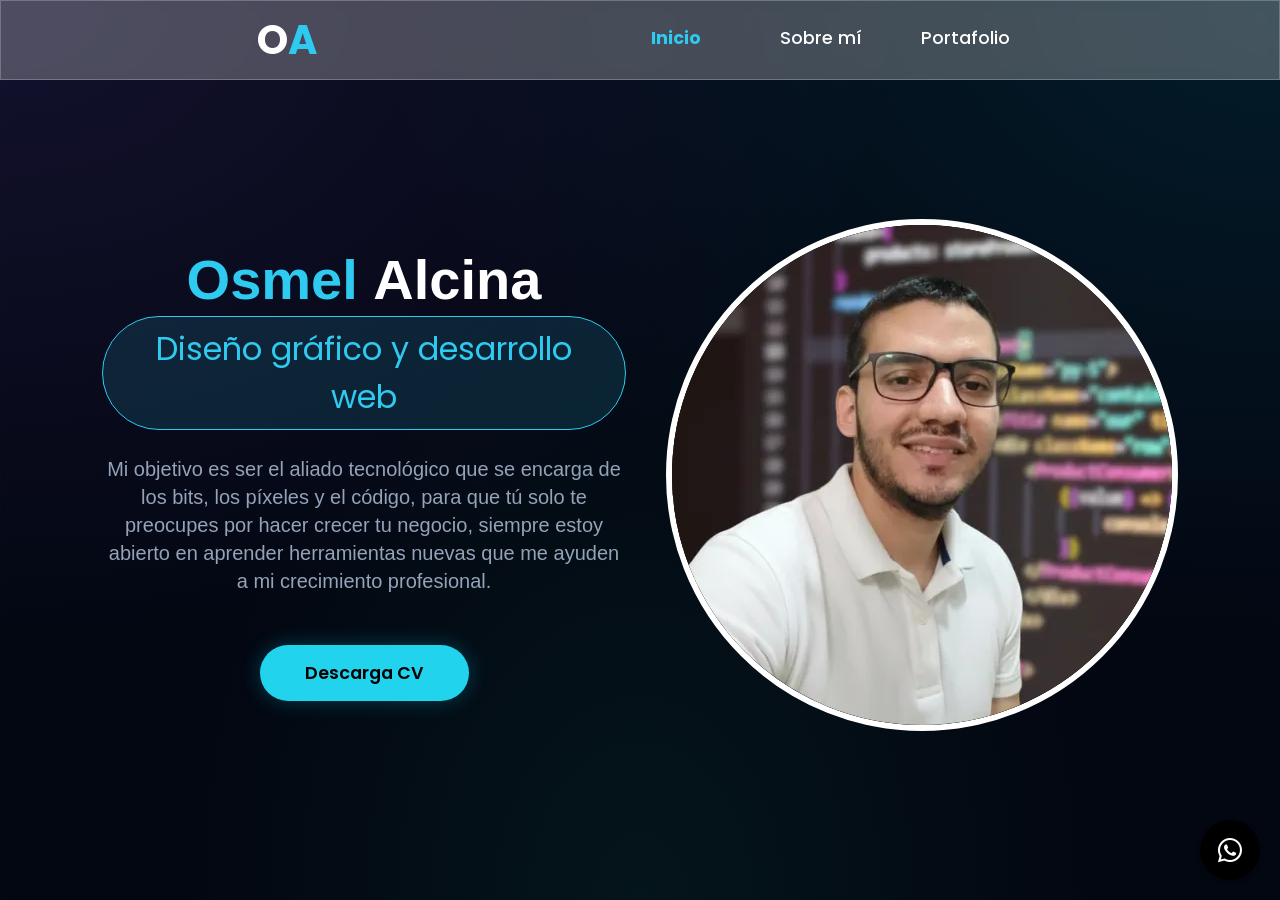
<file: index.html>
<!DOCTYPE html>
<html lang="es">
<head>
    <meta charset="UTF-8">
    <meta name="viewport" content="width=device-width, initial-scale=1.0">
    <title>Osmel Alcina - Portafolio</title>
    <link rel="stylesheet" href="style.css">
    <link href="https://fonts.googleapis.com/css2?family=Poppins:wght@300;400;600;700&display=swap" rel="stylesheet">
    <link rel="stylesheet" href="https://cdn.jsdelivr.net/npm/bootstrap-icons@1.10.5/font/bootstrap-icons.css">
</head>


<body>



    <header class="header">
        <div class="logo zoom-in">
            <span>O</span>A
        </div>


<div class="menu-container">
    <input type="checkbox" id="menu-toggle" class="menu-checkbox">
    
    <label for="menu-toggle" class="hamburger-button">
        <span></span>
        <span></span>
        <span></span>
    </label>

    <nav class="nav">
        <a href="#inicio" class="nav-link active">Inicio</a>
        <a href="sobre_mi.html" class="nav-link">Sobre mí</a>
        <a href="proyectos.html" class="nav-link">Portafolio</a>
    </nav>
</div>

    

    </header>

    <main class="hero-container">
        <section class="hero-content">
            <h1 class="hero-title efecto_rebote">Osmel <span class="bold-text">Alcina</span></h1>
            <h2 class="hero-subtitle efecto_rebote">Diseño gráfico y desarrollo web</h2>
            <p class="hero-description">
                Mi objetivo es ser el aliado tecnológico que se encarga de los bits, los píxeles y el código, para que tú solo te preocupes por hacer crecer tu negocio, siempre estoy abierto en aprender herramientas nuevas que me ayuden a mi crecimiento profesional.
            </p>
            <a href="archivos/curriculum vitae.pdf" download="curriculum vitae.pdf" class="btn-download">Descarga CV</a>
        </section>


        <section class="hero-image-container">
    <div class="image-circle">
        <canvas id="c"></canvas>
        <div class="quadrant quadrant-1" style="background-image: url('images/Foto_Perfil.webp');"></div>
        <div class="quadrant quadrant-2" style="background-image: url('images/Foto_Perfil.webp');"></div>
        <div class="quadrant quadrant-3" style="background-image: url('images/Foto_Perfil.webp');"></div>
        <div class="quadrant quadrant-4" style="background-image: url('images/Foto_Perfil.webp');"></div>
    </div>
      </section>



<a href="https://wa.me/+584128976335?text=¡Hola! Me gustaría ponerme en contacto contigo para recibir más detalles. ¡Gracias!" target=”_blank” class="whatsapp-btn">
  <i class="bi bi-whatsapp"></i>
</a>




    
    </main>





    <script>


// geting canvas by Boujjou Achraf
        var c = document.getElementById("c");
        var ctx = c.getContext("2d");

        //making the canvas full screen
        c.height = window.innerHeight;
        c.width = window.innerWidth;

        //chinese characters - taken from the unicode charset
        var matrix = "abcdefghijklmnopqrstuvwxyzABCDEFGHIJKLMNOPQRSTUVWXYZ123456789@#$%^&*()*&^%+-/~{[|`]}";
        //converting the string into an array of single characters
        matrix = matrix.split("");

        var font_size = 10;
        var columns = c.width/font_size; //number of columns for the rain
        //an array of drops - one per column
        var drops = [];
        //x below is the x coordinate
        //1 = y co-ordinate of the drop(same for every drop initially)
        for(var x = 0; x < columns; x++)
            drops[x] = 1; 

        //drawing the characters
        function draw()
        {
            //Black BG for the canvas
            //translucent BG to show trail
            ctx.fillStyle = "rgba(0, 0, 0, 0.04)";
            ctx.fillRect(0, 0, c.width, c.height);

            ctx.fillStyle = "#ffffff";//green text
            ctx.font = font_size + "px arial";
            //looping over drops
            for(var i = 0; i < drops.length; i++)
            {
                //a random chinese character to print
                var text = matrix[Math.floor(Math.random()*matrix.length)];
                //x = i*font_size, y = value of drops[i]*font_size
                ctx.fillText(text, i*font_size, drops[i]*font_size);

                //sending the drop back to the top randomly after it has crossed the screen
                //adding a randomness to the reset to make the drops scattered on the Y axis
                if(drops[i]*font_size > c.height && Math.random() > 0.975)
                    drops[i] = 0;

                //incrementing Y coordinate
                drops[i]++;
            }
        }

        setInterval(draw, 35);


    </script>

</body>
</html>
</file>
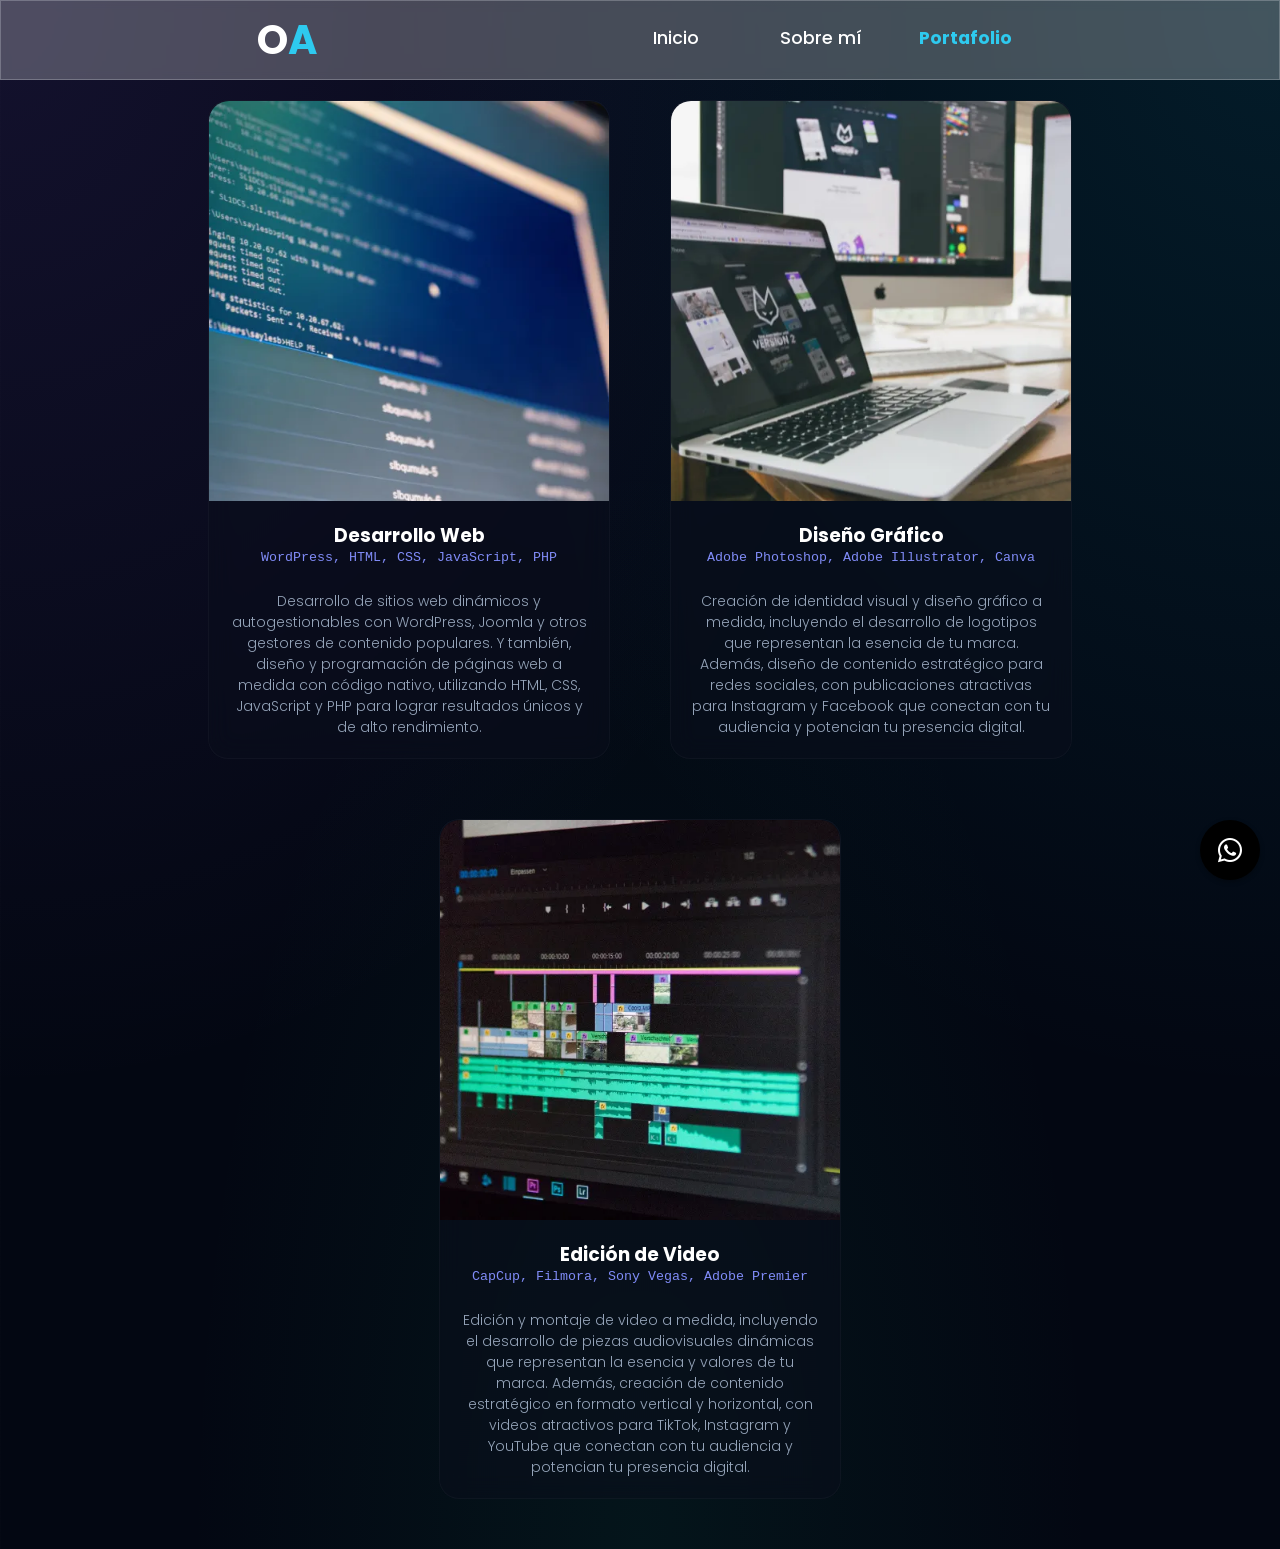
<file: proyectos.html>
<!DOCTYPE html>
<html lang="es">
<head>
    <meta charset="UTF-8">
    <meta name="viewport" content="width=device-width, initial-scale=1.0">
    <title>Osmel Alcina - Portafolio</title>
    <link rel="stylesheet" href="style.css">
    <link href="https://fonts.googleapis.com/css2?family=Poppins:wght@300;400;600;700&display=swap" rel="stylesheet">
    <link rel="stylesheet" href="https://cdn.jsdelivr.net/npm/bootstrap-icons@1.10.5/font/bootstrap-icons.css">
</head>
<body>

    <header class="header">
        <div class="logo">
            <span>O</span>A
        </div>
    
        
    <div class="menu-container">
    <input type="checkbox" id="menu-toggle" class="menu-checkbox">
    
    <label for="menu-toggle" class="hamburger-button">
        <span></span>
        <span></span>
        <span></span>
    </label>

    <nav class="nav">
        <a href="index.html" class="nav-link">Inicio</a>
        <a href="sobre_mi.html" class="nav-link">Sobre mí</a>
        <a href="proyectos.html" class="nav-link active">Portafolio</a>
    </nav>
    </div>

    </header>


<main class="hero-container">
        
<section id="proyectos" class="wrapper" >
 

<div class="box_proyec">
  <a href="proyectos/desarrollo_web/desarrollo_web.html" class="enlace">
    <div class="media">
      <div class="layer">
          <h2 class="hover-underline">Desarrollo Web</h2>
      </div>
      <img src="images/desarrollo_web.webp" alt=""/>
    </div>
  </a>

  <div class="box_inf">
    <h3>Desarrollo Web</h3>
    <p class="subtitulo_p"> WordPress, HTML, CSS, JavaScript, PHP  </p>

    <br/>

    <p class="cuadro_texto">
     Desarrollo de sitios web dinámicos y autogestionables con WordPress,
     Joomla y otros gestores de contenido populares.
     Y también, diseño y programación de páginas web a medida
     con código nativo, utilizando HTML, CSS, JavaScript y PHP para lograr
     resultados únicos y de alto rendimiento.

    </p>
  </div>
</div>





<div class="box_proyec">
  <a href="proyectos/diseño_gráfico/diseño_gráfico.html" class="enlace">
    <div class="media">
      <div class="layer">
          <h2 class="hover-underline">Diseño Gráfico</h2>
      </div>
      <img src="images/diseno_grafico.webp" alt=""/>
    </div>
  </a>

  <div class="box_inf">
    <h3>Diseño Gráfico</h3>
    <p class="subtitulo_p"> Adobe Photoshop, Adobe Illustrator, Canva</p>

    <br/>

    <p class="cuadro_texto">
     Creación de identidad visual y diseño gráfico a medida, 
     incluyendo el desarrollo de logotipos que representan la esencia de tu marca. 
     Además, diseño de contenido estratégico para redes sociales, con publicaciones
     atractivas para Instagram y Facebook que conectan con tu audiencia
     y potencian tu presencia digital.

    </p>
  </div>
</div>


<div class="box_proyec">
  <a href="proyectos/edicion_video/edicion_video.html" class="enlace">
    <div class="media">
      <div class="layer">
          <h2 class="hover-underline">Edición de Video</h2>
      </div>
      <img src="images/edicion_video.webp" alt=""/>
    </div>
  </a>

  <div class="box_inf">
    <h3>Edición de Video</h3>
    <p class="subtitulo_p"> CapCup, Filmora, Sony Vegas, Adobe Premier</p>

    <br/>

    <p class="cuadro_texto">
    Edición y montaje de video a medida, incluyendo el desarrollo de piezas audiovisuales dinámicas 
    que representan la esencia y valores de tu marca. Además, creación de contenido estratégico en 
    formato vertical y horizontal, con videos atractivos para TikTok, Instagram y YouTube que conectan
    con tu audiencia y potencian tu presencia digital.    
    </p>
  </div>
</div>





</section>

<a href="https://wa.me/+584128976335?text=¡Hola! Me gustaría ponerme en contacto contigo para recibir más detalles. ¡Gracias!" target=”_blank” class="whatsapp-btn">
  <i class="bi bi-whatsapp"></i>
</a>


</main>

</body>
</html>
</file>
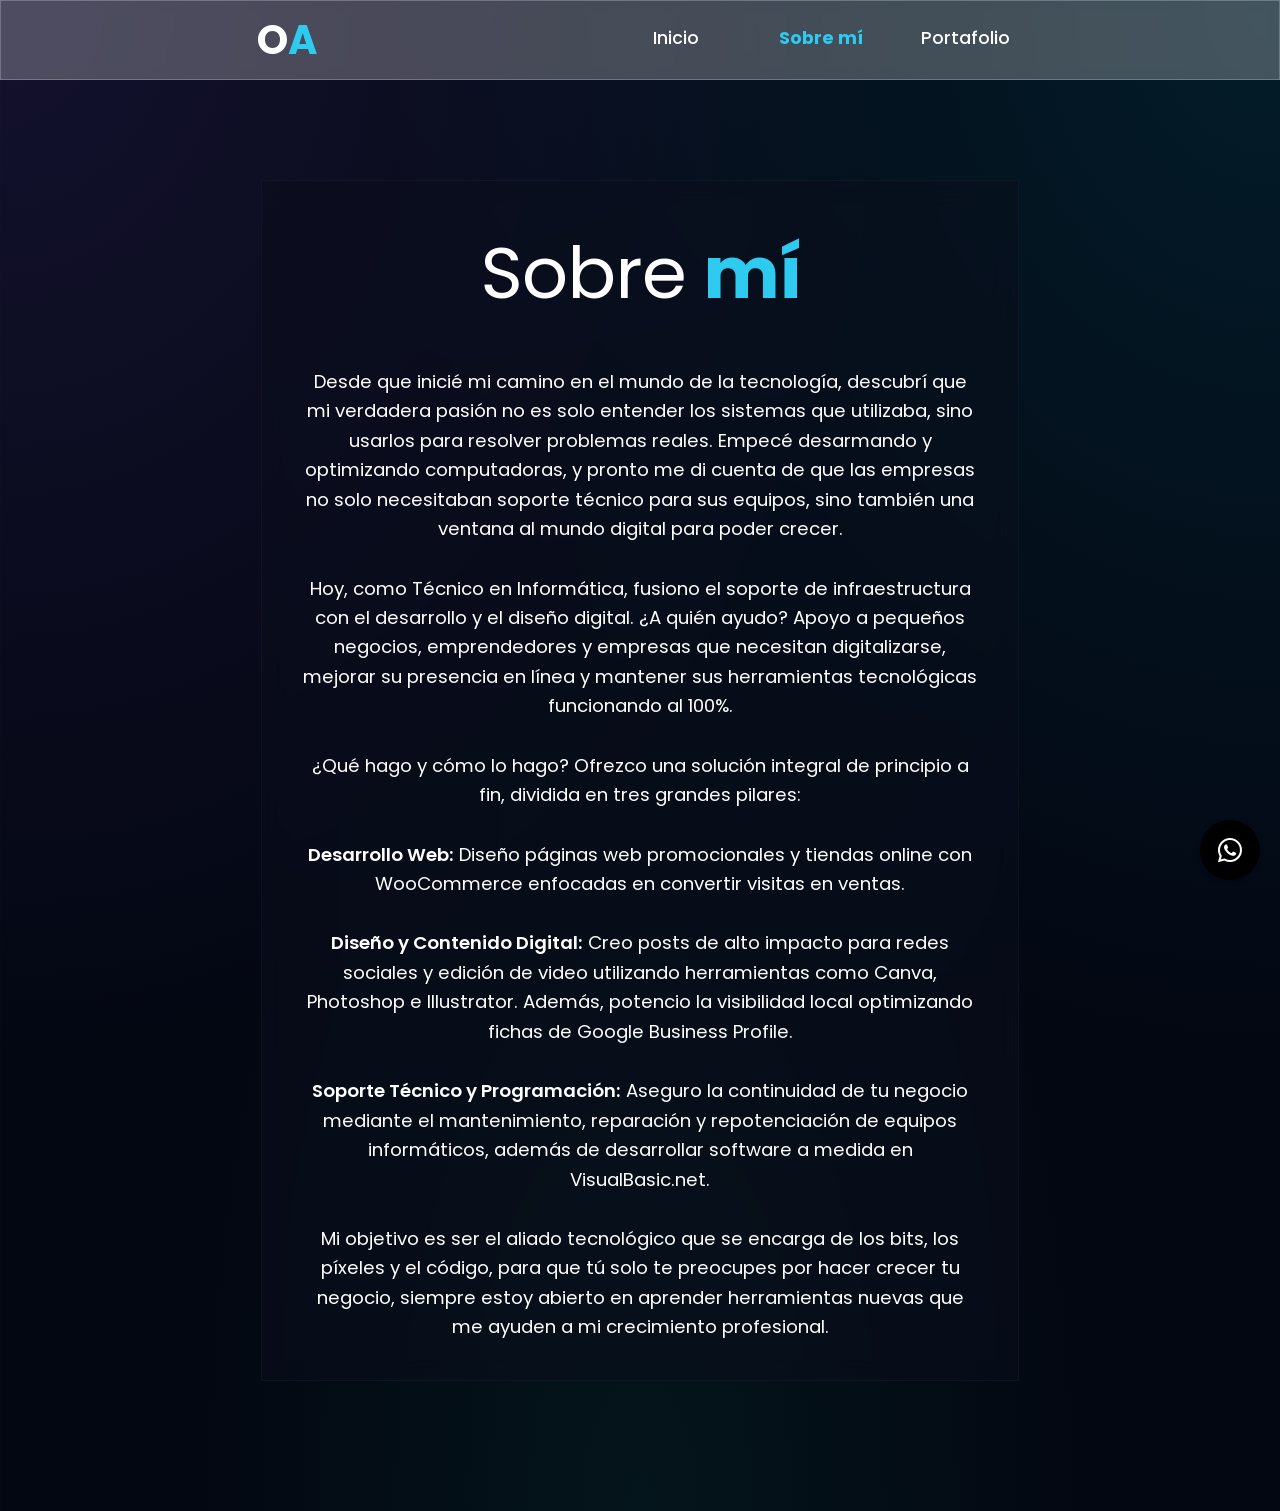
<file: sobre_mi.html>
<!DOCTYPE html>
<html lang="es">
<head>
    <meta charset="UTF-8">
    <meta name="viewport" content="width=device-width, initial-scale=1.0">
    <title>Osmel Alcina - Portafolio</title>
    <link rel="stylesheet" href="style.css">
    <link href="https://fonts.googleapis.com/css2?family=Poppins:wght@300;400;600;700&display=swap" rel="stylesheet">
    <link rel="stylesheet" href="https://cdn.jsdelivr.net/npm/bootstrap-icons@1.10.5/font/bootstrap-icons.css">
</head>
<body>

    <header class="header">
        <div class="logo">
            <span>O</span>A
        </div>
    
    <div class="menu-container">
    <input type="checkbox" id="menu-toggle" class="menu-checkbox">
    
    <label for="menu-toggle" class="hamburger-button">
        <span></span>
        <span></span>
        <span></span>
    </label>

    <nav class="nav">
        <a href="index.html" class="nav-link">Inicio</a>
        <a href="sobre_mi.html" class="nav-link active">Sobre mí</a>
        <a href="proyectos.html" class="nav-link">Portafolio</a>
    </nav>
    </div>

    </header>

    <main class="hero-container">
        
<section id="sobre-mi" class="about-section">
    <div class="about-container">
        
        <h2 class="about-title efecto_rebote">Sobre <span class="bold-text">mí</span></h2>
        
        <div class="about-text-content">
            <p>
                Desde que inicié mi camino en el mundo de la tecnología, descubrí que mi verdadera pasión no es solo entender los sistemas que utilizaba, sino usarlos para resolver problemas reales. Empecé desarmando y optimizando computadoras, y pronto me di cuenta de que las empresas no solo necesitaban soporte técnico para sus equipos, sino también una ventana al mundo digital para poder crecer.
            </p>
            
            <p>
                Hoy, como Técnico en Informática, fusiono el soporte de infraestructura con el desarrollo y el diseño digital. ¿A quién ayudo? Apoyo a pequeños negocios, emprendedores y empresas que necesitan digitalizarse, mejorar su presencia en línea y mantener sus herramientas tecnológicas funcionando al 100%.
            </p>
            
            <p class="about-highlight">
                ¿Qué hago y cómo lo hago? Ofrezco una solución integral de principio a fin, dividida en tres grandes pilares:
            </p>
            
            <p>
                <strong>Desarrollo Web:</strong> Diseño páginas web promocionales y tiendas online con WooCommerce enfocadas en convertir visitas en ventas.
            </p>
            
            <p>
                <strong>Diseño y Contenido Digital:</strong> Creo posts de alto impacto para redes sociales y edición de video utilizando herramientas como Canva, Photoshop e Illustrator. Además, potencio la visibilidad local optimizando fichas de Google Business Profile.
            </p>
            
            <p>
                <strong>Soporte Técnico y Programación:</strong> Aseguro la continuidad de tu negocio mediante el mantenimiento, reparación y repotenciación de equipos informáticos, además de desarrollar software a medida en VisualBasic.net.
            </p>
            
            <p class="about-footer-text">
                Mi objetivo es ser el aliado tecnológico que se encarga de los bits, los píxeles y el código, para que tú solo te preocupes por hacer crecer tu negocio, siempre estoy abierto en aprender herramientas nuevas que me ayuden a mi crecimiento profesional.
            </p>
        </div>

    </div>
</section>

<a href="https://wa.me/+584128976335?text=¡Hola! Me gustaría ponerme en contacto contigo para recibir más detalles. ¡Gracias!" target=”_blank” class="whatsapp-btn">
  <i class="bi bi-whatsapp"></i>
</a>


    </main>

</body>
</html>
</file>
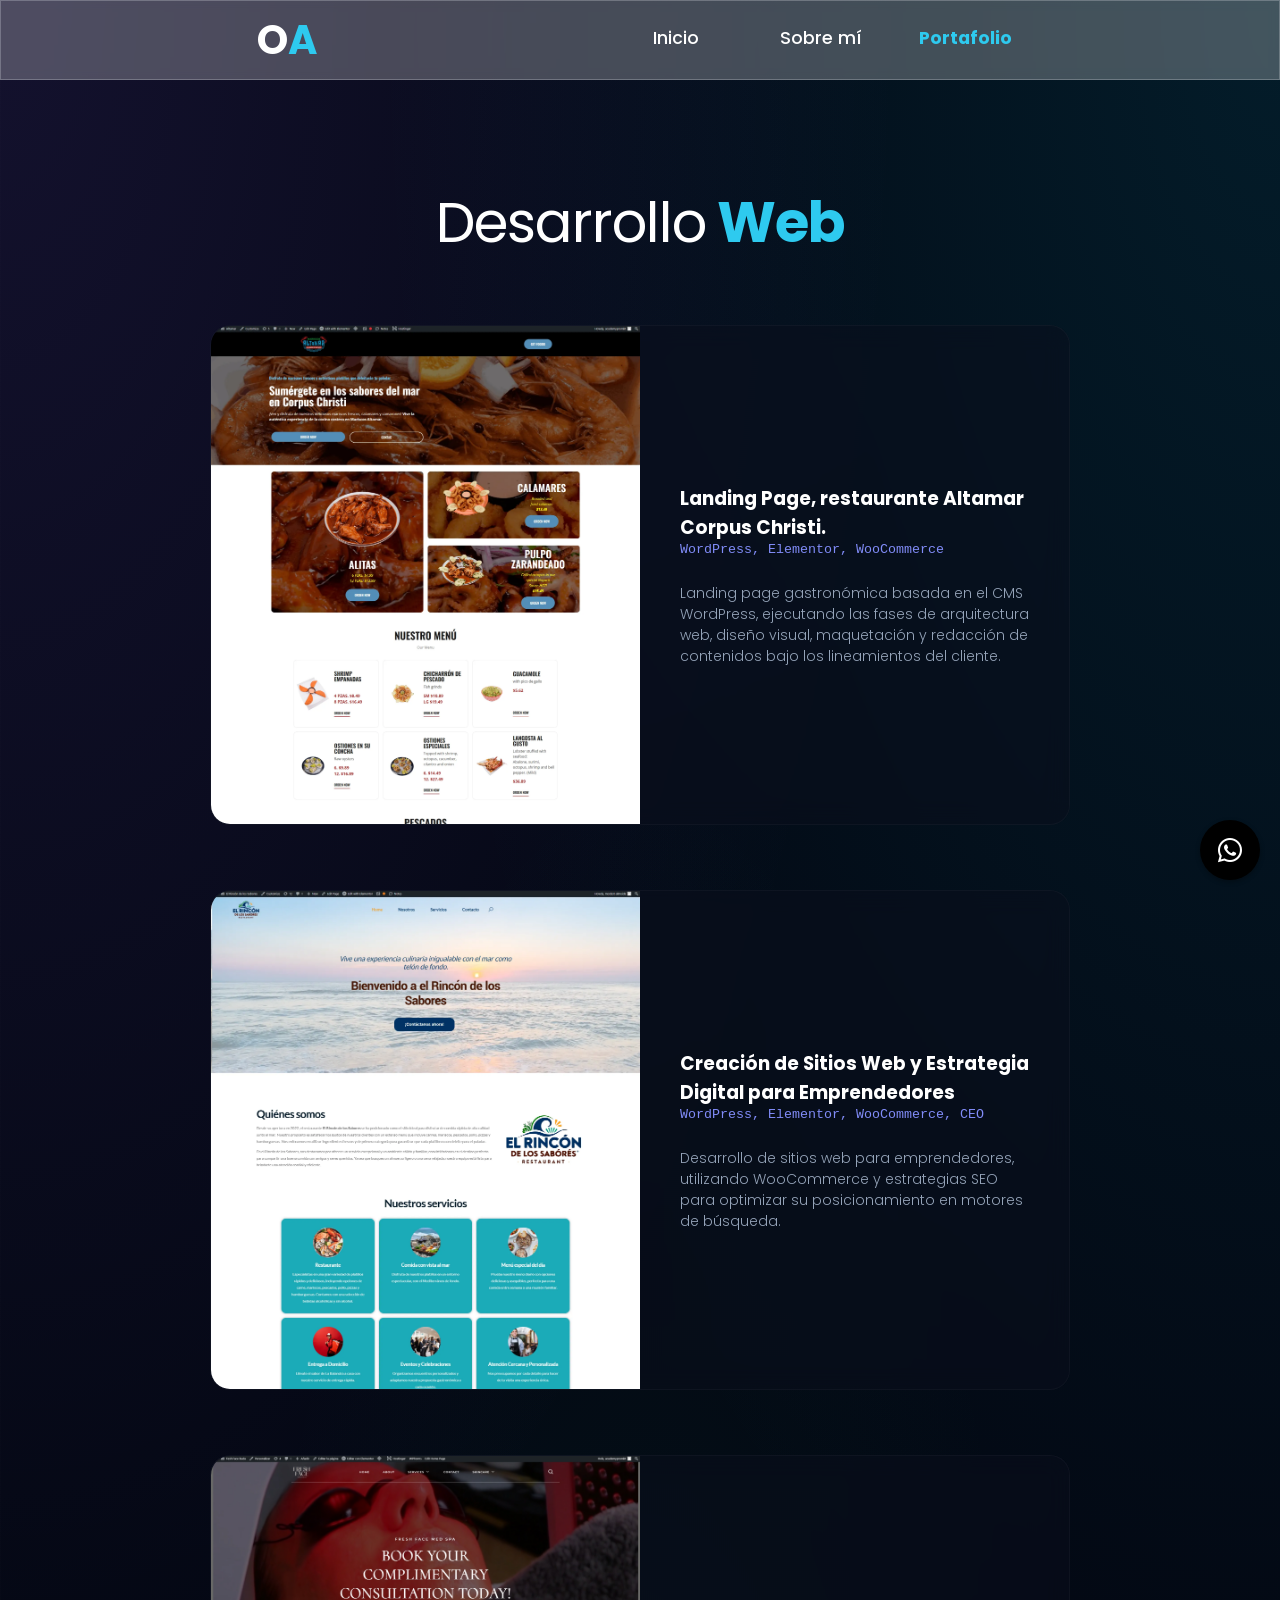
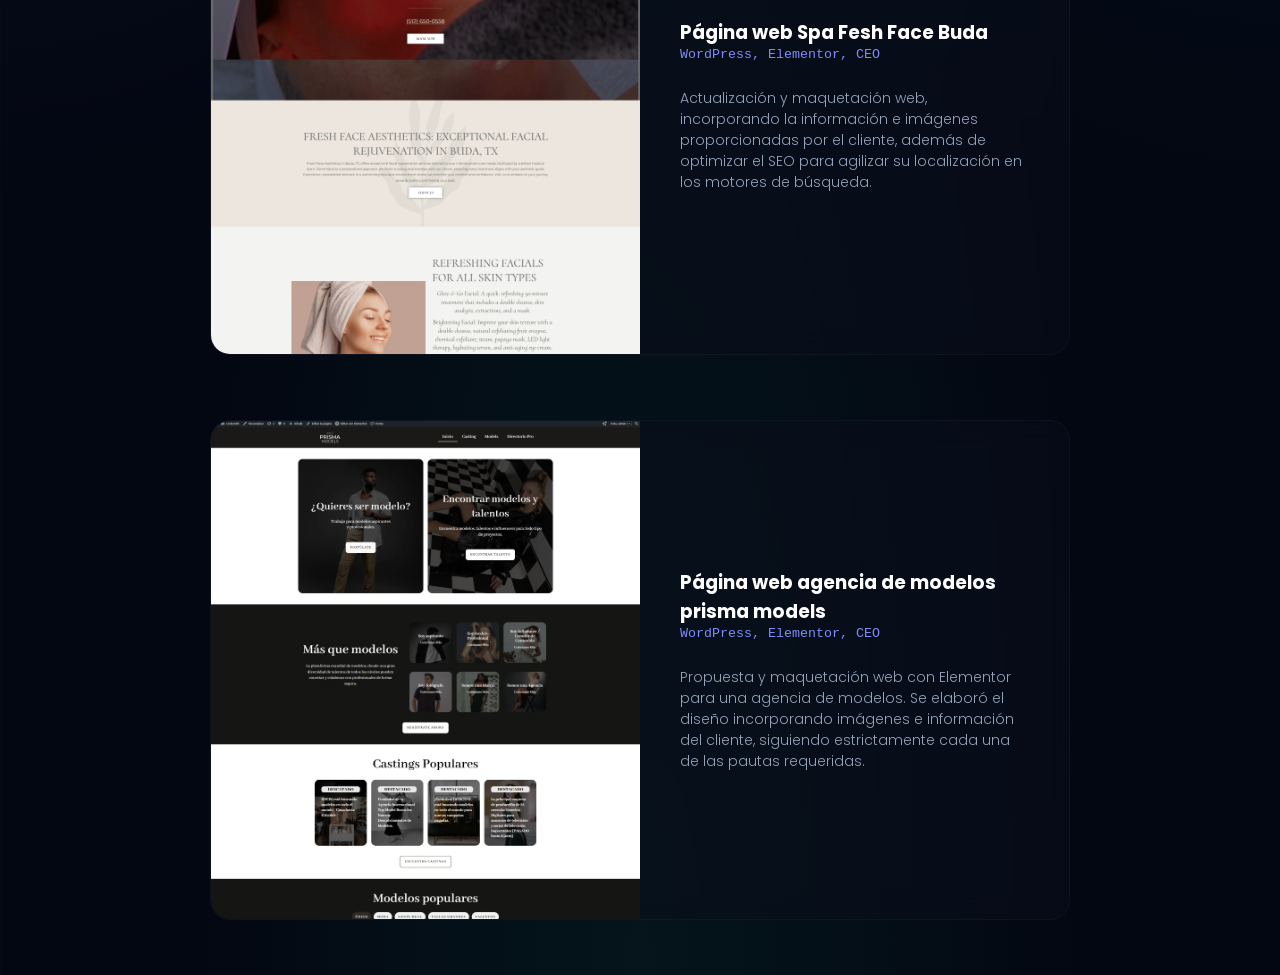
<file: proyectos/desarrollo_web/desarrollo_web.html>
<!DOCTYPE html>
<html lang="es">
<head>
    <meta charset="UTF-8">
    <meta name="viewport" content="width=device-width, initial-scale=1.0">
    <title>Osmel Alcina - Portafolio</title>
    <link rel="stylesheet" href="../../style.css">
    <link href="https://fonts.googleapis.com/css2?family=Poppins:wght@300;400;600;700&display=swap" rel="stylesheet">
    <link rel="stylesheet" href="https://cdn.jsdelivr.net/npm/bootstrap-icons@1.10.5/font/bootstrap-icons.css">
</head>

<style>
/* --- Ajustes Generales de la Caja --- */
.caja-principal {
    background: rgba(10, 15, 29, 0.5);
    backdrop-filter: blur(12px);
    -webkit-backdrop-filter: blur(12px);
    border-radius: 20px; /* Simplificado */
    border: 1px solid rgba(255, 255, 255, 0.03);
    width: 80%;
    max-width: 900px; /* Añadido para que no se estire infinito en pantallas gigantes */
    margin: 0 auto 5px auto; /* Centra las cajas y les da separación abajo */
    display: flex;
    align-items: center;
    overflow: hidden; /* ¡Clave! Corta cualquier cosa (como el zoom de la imagen) que intente salirse */
    transition: all 0.3s ease;
    height: 500px; /* Altura fija controlada */
}

.caja-principal:hover {
    border-color: #2ECAEF;
    box-shadow: 0 0 20px rgba(6, 182, 212, 0.3);
}

.caja-principal:hover h3 {  
    color: #2ECAEF;
}

/* --- Título de la Sección --- */

.title {
    align-self: center; /* Se centra a sí mismo si el padre es un Flexbox */
    width: 100%;
    text-align: center;
    font-size: 3.5rem; 
    font-weight: 400;
    color: #ffffff; 
    margin-top: 80px;
    letter-spacing: -1px;
}


.title .bold-text {
    font-weight: 700;
    color: #2ECAEF; 
}

/* --- Contenedor de la Imagen --- */
.imagen {
    flex-shrink: 0;
    width: 50%;
    height: 500px; /* Altura fija controlada */
    overflow: hidden; /* Asegura que el efecto scale() no se desborde de su propia celda */
}

.imagen img {
    width: 100%;
    height: 100%;
    object-fit: cover; /* ¡Clave! Hace que la imagen llene el espacio sin deformarse ni salirse */
    display: block;
    object-position: center top;
}

/* --- Contenedor de Texto --- */
.texto {
    padding: 40px;
    text-align: left; /* Cambiado a la izquierda para mejor lectura de textos largos */
    width: 50%;
}

/* --- Efecto de Zoom --- */
.inner-img img {
    transition: transform 0.4s ease;
}

.inner-img:hover img {
    transform: scale(1.08); /* El zoom ahora se le aplica directamente al tag img */
}

/* --- Media Query para Móviles (Pantallas menores de 1000px) --- */
@media screen and (max-width: 1000px) {
    .caja-principal {
        flex-direction: column; /* Cambiado de table-row a column (Flexbox limpio) */
        width: 95%; /* Aprovecha más espacio en pantallas pequeñas */
    }

    .imagen {
        width: 100%;
        height: 250px; /* Reducimos la altura en móvil para que no ocupe toda la pantalla */
    }

    .texto {
        width: 100%;
        padding: 25px;
        text-align: center; /* En móviles se ve mejor centrado */
    }
    
    .title {
        font-size: 2.5rem; /* Título más pequeño en móviles */
    }
}


/* Fondo oscuro del Modal */
.modal {
  display: none; 
  position: fixed; 
  z-index: 1000; 
  left: 0;
  top: 0;
  width: 100%; 
  height: 100%; 
  background-color: rgba(0, 0, 0, 0.9);
  cursor: pointer;
}

/* Imagen dentro del modal */
.modal-contenido {
  margin: auto;
  margin-top: 100px;
  display: block;
  max-width: 90%;
  max-height: 90%;
  animation: zoom 0.4s;
}

/* Animación al abrir */
@keyframes zoom {
  from {transform: scale(0)} 
  to {transform: scale(1)}
}

/* Botón de cerrar */
.cerrar {
  position: absolute;
  top: 15px;
  right: 35px;
  color: #f1f1f1;
  font-size: 50px;
  font-weight: bold;
  cursor: pointer;
}

/* Controles de Zoom posicionados arriba al centro */
.controles-zoom {
  position: absolute;
  top: 20px;
  left: 50%;
  transform: translateX(-50%);
  z-index: 1010;
  display: flex;
  gap: 10px;
}

.controles-zoom button {
  background: rgba(240, 110, 4, 0.2);
  color: white;
  border: 1px solid white;
  padding: 8px 15px;
  cursor: pointer;
  border-radius: 5px;
  font-size: 14px;
  transition: 0.2s;
}

.controles-zoom button:hover {
  background: white;
  color: black;
}

/* Contenedor que maneja el scroll si la imagen se hace muy grande */
.contenedor-img {
  
  width: 100%;
  height: 100%;
  display: flex;
  justify-content: center;
  align-items: flex-start; /* Cambiado de center a flex-start para acompañar el zoom superior */
  overflow: auto;


}

/* Imagen con transición suave para el zoom */
.modal-contenido {
  max-width: 80%;
  max-height: 80%;
  margin-top: 80px; /* Espacio opcional para que no tape los botones de zoom */
  transition: transform 0.2s ease-out;
  transform-origin: top center; /* El zoom se hace desde el centro */

}

/* --- Flechas de Navegación del Modal --- */
.flecha-nav {
  position: absolute;
  top: 50%;
  transform: translateY(-50%);
  background: rgba(10, 15, 29, 0.7);
  color: white;
  border: 1px solid rgba(255, 255, 255, 0.1);
  font-size: 30px;
  padding: 15px 20px;
  cursor: pointer;
  border-radius: 5px;
  z-index: 1015;
  transition: 0.3s;
}

.flecha-nav:hover {
  background: #2ECAEF;
  color: #0a0f1d;
  border-color: #2ECAEF;
  box-shadow: 0 0 15px rgba(6, 182, 212, 0.5);
}

.flecha-izq {
  left: 5%;
}

.flecha-der {
  right: 5%;
}

/* Ocultar flechas en pantallas muy pequeñas si estorban la vista */
@media screen and (max-width: 600px) {
  .flecha-nav {
    padding: 10px 15px;
    font-size: 20px;
  }
  .flecha-izq { left: 2%; }
  .flecha-der { right: 2%; }
}

/* Oculta las flechas automáticamente cuando el modal tenga la clase 'sin-flechas' */
#modalZoom.sin-flechas .flecha-nav {
  display: none;
}


</style>


<script>

let imagenesGaleria = []; // Guardará el grupo de imágenes actual
let indiceActual = 0;     // Sabrá en qué posición estamos
let escalaActual = 1;     // Escala inicial (1 = 100%)

function abrirModalGaleria(arrayImagenes, indiceInicial) {
  restablecerZoom(); 
  
  const modal = document.getElementById("modalZoom");
  modal.style.display = "block";
  
  // Guardamos las imágenes y la posición actual
  imagenesGaleria = arrayImagenes;
  indiceActual = indiceInicial;
  
  // ⬇️ NUEVO: Si solo hay 1 imagen, añadimos la clase 'sin-flechas', si hay más la quitamos
  if (imagenesGaleria.length <= 1) {
    modal.classList.add("sin-flechas");
  } else {
    modal.classList.remove("sin-flechas");
  }
  
  mostrarImagen();
}

function mostrarImagen() {
  const img = document.getElementById("imgAmpliada");
  img.src = imagenesGaleria[indiceActual];
  restablecerZoom(); // Resetea el zoom cada vez que cambias de imagen
}

function cambiarImagen(direccion) {
  // Calculamos el siguiente índice de forma cíclica
  indiceActual += direccion;
  
  if (indiceActual < 0) {
    indiceActual = imagenesGaleria.length - 1; // Si va antes de la primera, va a la última
  } else if (indiceActual >= imagenesGaleria.length) {
    indiceActual = 0; // Si pasa la última, vuelve a la primera
  }
  
  mostrarImagen();
}

function cerrarModal() {
  document.getElementById("modalZoom").style.display = "none";
}

function cambiarZoom(factor) {
  escalaActual += factor;
  if (escalaActual < 1) escalaActual = 1; 
  if (escalaActual > 7) escalaActual = 7; 
  aplicarTransformacion();
}

function restablecerZoom() {
  escalaActual = 1;
  aplicarTransformacion();
}

function aplicarTransformacion() {
  const img = document.getElementById("imgAmpliada");
  img.style.transform = `scale(${escalaActual})`;
}

</script>




<body>

    <header class="header">
        <div class="logo">
            <span>O</span>A
        </div>
    
        
    <div class="menu-container">
    <input type="checkbox" id="menu-toggle" class="menu-checkbox">
    
    <label for="menu-toggle" class="hamburger-button">
        <span></span>
        <span></span>
        <span></span>
    </label>

    <nav class="nav">
        <a href="../../index.html" class="nav-link">Inicio</a>
        <a href="../../sobre_mi.html" class="nav-link">Sobre mí</a>
        <a href="../../proyectos.html" class="nav-link active">Portafolio</a>
    </nav>
    </div>

    </header>


<main class="hero-container">



<section id="sobre-mi" class="wrapper">

        <h2 class="title">Desarrollo<span class="bold-text"> Web</span></h2>

        
<div class="caja-principal"> 
    <div class="imagen inner-img">
        <a href="javascript:void(0);">
            <img src="img/Altamar Corpus Christi - Altamar.webp" alt="" onclick="abrirModalGaleria(['img/Altamar Corpus Christi - Altamar.webp'], 0)">
        </a>
    </div>
  
    <div class="texto">
        <h3>Landing Page, restaurante Altamar Corpus Christi.</h3>
        <p class="subtitulo_p">WordPress, Elementor, WooCommerce</p>
        <br/>
        <p class="cuadro_texto">
          Landing page gastronómica basada en el CMS WordPress, 
          ejecutando las fases de arquitectura web, diseño visual, maquetación y redacción
          de contenidos bajo los lineamientos del cliente.
        </p>     
    </div>
</div>

<div class="caja-principal"> 
    <div class="imagen inner-img">
        <a href="javascript:void(0);">
            <img src="img/Web_Servicios/pagina_1.webp" alt="" onclick="abrirModalGaleria(['img/Web_Servicios/pagina_1.webp', 'img/Web_Servicios/pagina_2.webp', 'img/Web_Servicios/pagina_3.webp', 'img/Web_Servicios/pagina_4.webp', 'img/Web_Servicios/pagina_5.webp', 'img/Web_Servicios/pagina_6.webp'], 0)">
        </a>
    </div>
  
    <div class="texto">
        <h3>Creación de Sitios Web y Estrategia Digital para Emprendedores</h3>
        <p class="subtitulo_p">WordPress, Elementor, WooCommerce, CEO</p>
        <br/>
        <p class="cuadro_texto">
          Desarrollo de sitios web para emprendedores, utilizando WooCommerce y estrategias SEO para optimizar su 
          posicionamiento en motores de búsqueda.
        </p>     
    </div>
</div>

<div class="caja-principal"> 
    <div class="imagen inner-img">
        <a href="javascript:void(0);">
            <img src="img/Fesh_Face_Buda/Pagina_1.jpeg" alt="" onclick="abrirModalGaleria(['img/Fesh_Face_Buda/Pagina_1.jpeg', 'img/Fesh_Face_Buda/Pagina_2.jpeg', 'img/Fesh_Face_Buda/Pagina_3.jpeg', 'img/Fesh_Face_Buda/Pagina_4.jpeg'], 0)">
        </a>
    </div>
  
    <div class="texto">
        <h3>Página web Spa Fesh Face Buda </h3>
        <p class="subtitulo_p">WordPress, Elementor, CEO</p>
        <br/>
        <p class="cuadro_texto">
          Actualización y maquetación web, incorporando la información e imágenes proporcionadas por el cliente, 
          además de optimizar el SEO para agilizar su localización en los motores de búsqueda.
        </p>     
    </div>
</div>


<div class="caja-principal"> 
    <div class="imagen inner-img">
        <a href="javascript:void(0);">
            <img src="img/Prisma Models.webp" alt="" onclick="abrirModalGaleria(['img/Prisma Models.webp'], 0)">
        </a>
    </div>
  
    <div class="texto">
        <h3>Página web agencia de modelos prisma models</h3>
        <p class="subtitulo_p">WordPress, Elementor, CEO</p>
        <br/>
        <p class="cuadro_texto">
          Propuesta y maquetación web con Elementor para una agencia de modelos.
          Se elaboró el diseño incorporando imágenes e información del cliente,
          siguiendo estrictamente cada una de las pautas requeridas.
        </p>     
    </div>
</div>





<div id="modalZoom" class="modal">
    <span class="cerrar" onclick="cerrarModal()">&times;</span>

    <div class="controles-zoom">
        <button onclick="cambiarZoom(0.2)">➕ Acercar</button>
        <button onclick="cambiarZoom(-0.2)">➖ Alejar</button>
        <button onclick="restablecerZoom()">🔄 Reset</button>
    </div>

    <button class="flecha-nav flecha-izq" onclick="cambiarImagen(-1)">&#10094;</button>
    <button class="flecha-nav flecha-der" onclick="cambiarImagen(1)">&#10095;</button>

    <div class="contenedor-img">
         <img class="modal-contenido" id="imgAmpliada">
    </div>
</div>









</section>

<a href="https://wa.me/+584128976335?text=¡Hola! Me gustaría ponerme en contacto contigo para recibir más detalles. ¡Gracias!" target=”_blank” class="whatsapp-btn">
  <i class="bi bi-whatsapp"></i>
</a>


</main>

</body>
</html>
</file>
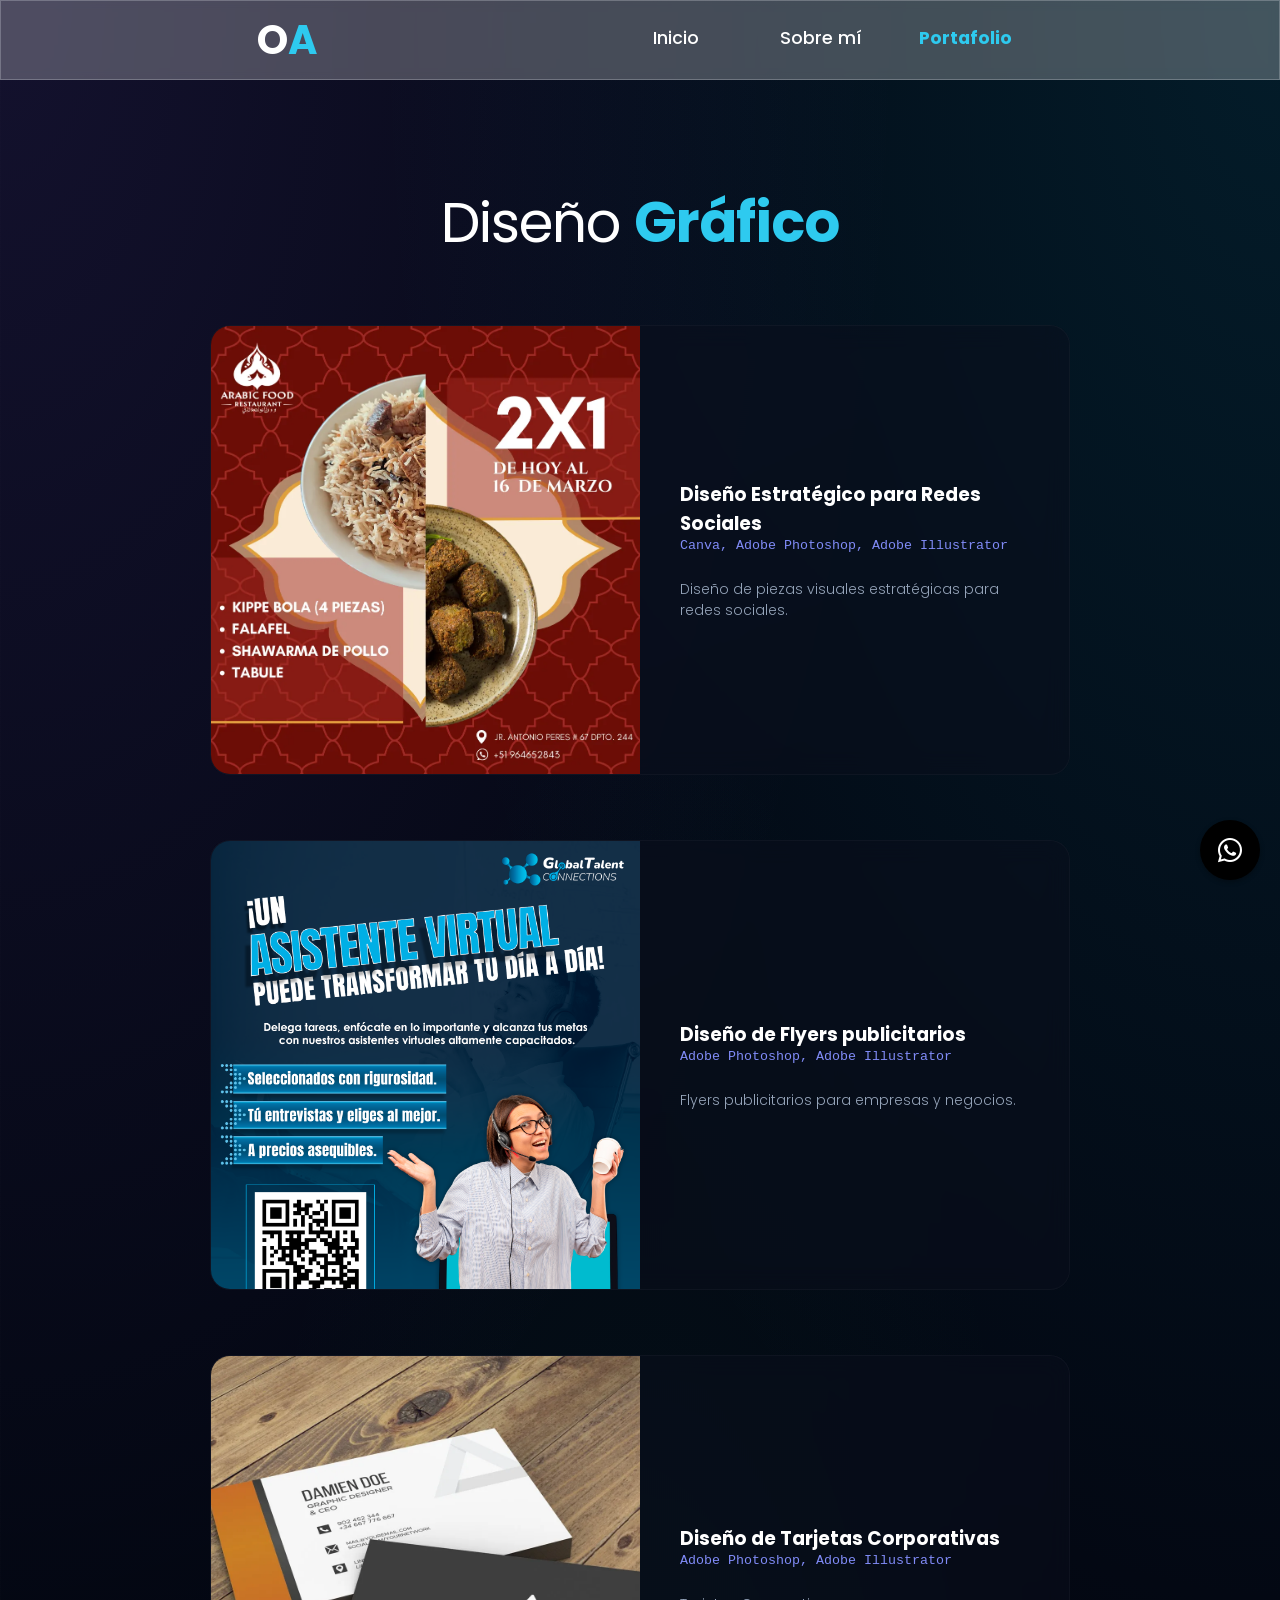
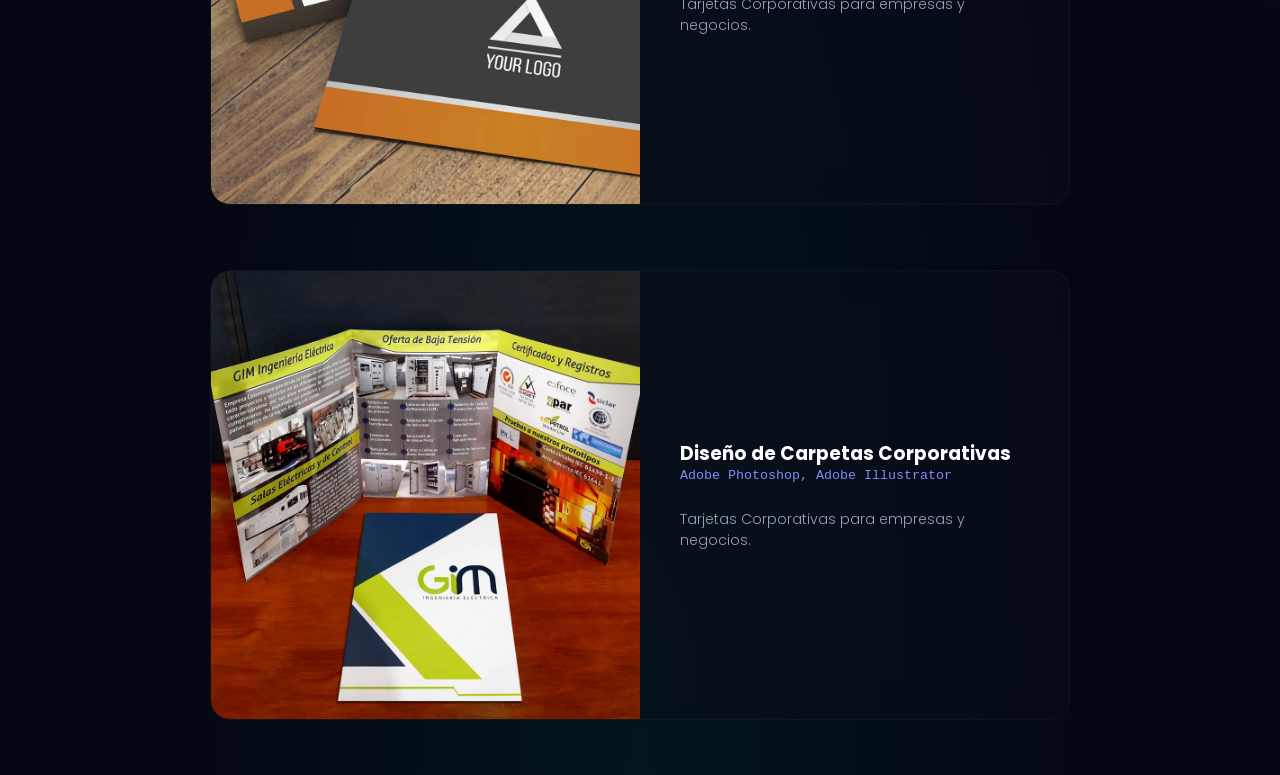
<file: proyectos/diseño_gráfico/diseño_gráfico.html>
<!DOCTYPE html>
<html lang="es">
<head>
    <meta charset="UTF-8">
    <meta name="viewport" content="width=device-width, initial-scale=1.0">
    <title>Osmel Alcina - Portafolio</title>
    <link rel="stylesheet" href="../../style.css">
    <link href="https://fonts.googleapis.com/css2?family=Poppins:wght@300;400;600;700&display=swap" rel="stylesheet">
    <link rel="stylesheet" href="https://cdn.jsdelivr.net/npm/bootstrap-icons@1.10.5/font/bootstrap-icons.css">
</head>

<style>
/* --- Ajustes Generales de la Caja --- */
.caja-principal {
    background: rgba(10, 15, 29, 0.5);
    backdrop-filter: blur(12px);
    -webkit-backdrop-filter: blur(12px);
    border-radius: 20px; 
    border: 1px solid rgba(255, 255, 255, 0.03);
    width: 80%;
    max-width: 900px; 
    margin: 0 auto 5px auto; 
    display: flex;
    align-items: center;
    overflow: hidden; 
    transition: all 0.3s ease;
    height: 450px; 
}

.caja-principal:hover {
    border-color: #2ECAEF;
    box-shadow: 0 0 20px rgba(6, 182, 212, 0.3);
}

.caja-principal:hover h3 {  
    color: #2ECAEF;
}

/* --- Título de la Sección --- */
.title {
    align-self: center; 
    width: 100%;
    text-align: center;
    font-size: 3.5rem; 
    font-weight: 400;
    color: #ffffff; 
    margin-top: 80px;
    letter-spacing: -1px;
}

.title .bold-text {
    font-weight: 700;
    color: #2ECAEF; 
}

/* --- Contenedor de la Imagen --- */
.imagen {
    flex-shrink: 0;
    width: 50%;
    height: 450px; 
    overflow: hidden; 
}

.imagen img {
    width: 100%;
    height: 100%;
    object-fit: cover; 
    display: block;
    object-position: center top;
}

/* --- Contenedor de Texto --- */
.texto {
    padding: 40px;
    text-align: left; 
    width: 50%;
}

/* --- Efecto de Zoom --- */
.inner-img img {
    transition: transform 0.4s ease;
}

.inner-img:hover img {
    transform: scale(1.08); 
}

/* --- Media Query para Móviles --- */
@media screen and (max-width: 1000px) {
    .caja-principal {
        flex-direction: column; 
        width: 95%; 
    }

    .imagen {
        width: 100%;
        height: 250px; 
    }

    .texto {
        width: 100%;
        padding: 25px;
        text-align: center; 
    }
    
    .title {
        font-size: 2.5rem; 
    }
}

/* Fondo oscuro del Modal */
.modal {
  display: none; 
  position: fixed; 
  z-index: 1000; 
  left: 0;
  top: 0;
  width: 100%; 
  height: 100%; 
  background-color: rgba(0, 0, 0, 0.9);
  cursor: pointer;
}

/* Botón de cerrar */
.cerrar {
  position: absolute;
  top: 15px;
  right: 35px;
  color: #f1f1f1;
  font-size: 50px;
  font-weight: bold;
  cursor: pointer;
}

/* Controles de Zoom posicionados arriba al centro */
.controles-zoom {
  position: absolute;
  top: 20px;
  left: 50%;
  transform: translateX(-50%);
  z-index: 1010;
  display: flex;
  gap: 10px;
}

.controles-zoom button {
  background: rgba(10, 15, 29, 0.7);
  color: white;
  border: 1px solid rgba(255, 255, 255, 0.2);
  padding: 8px 15px;
  cursor: pointer;
  border-radius: 5px;
  font-size: 14px;
  transition: 0.2s;
}

.controles-zoom button:hover {
  background: #2ECAEF;
  color: #0a0f1d;
  border-color: #2ECAEF;
}

/* Contenedor Flexbox que centra vertical y horizontalmente el contenido */
.contenedor-img {
  width: 100%;
  height: 100%;
  display: flex;
  justify-content: center;
  align-items: center; /* ¡Clave! Cambiado a center para centrar la imagen perfectamente en vertical */
  overflow: auto;
}

/* Imagen con transición suave para el zoom */
.modal-contenido {
  max-width: 80%;
  max-height: 75%; /* Ajustado ligeramente para dejar espacio limpio a los botones superiores */
  margin: 0; /* Removido margin-top que causaba desvíos hacia abajo */
  transition: transform 0.2s ease-out;
  transform-origin: center center; /* El zoom ahora se expande simétricamente desde el centro */
  animation: zoom 0.4s;
}

/* Animación al abrir */
@keyframes zoom {
  from {transform: scale(0)} 
  to {transform: scale(1)}
}

/* --- Flechas de Navegación del Modal (Centradas Verticalmente con Respecto a la Imagen) --- */
.flecha-nav {
  position: absolute;
  top: 50%;
  transform: translateY(-50%); /* Modifica el eje Y de la flecha basándose en su propio tamaño */
  background: rgba(10, 15, 29, 0.7);
  color: white;
  border: 1px solid rgba(255, 255, 255, 0.1);
  font-size: 30px;
  padding: 15px 20px;
  cursor: pointer;
  border-radius: 5px;
  z-index: 1015;
  transition: 0.3s;
}

.flecha-nav:hover {
  background: #2ECAEF;
  color: #0a0f1d;
  border-color: #2ECAEF;
  box-shadow: 0 0 15px rgba(6, 182, 212, 0.5);
}

.flecha-izq {
  left: 3%; /* Movido un poco más hacia el borde para no solapar la imagen */
}

.flecha-der {
  right: 3%; /* Movido un poco más hacia el borde para no solapar la imagen */
}

/* Estilos de respuesta en móviles */
@media screen and (max-width: 600px) {
  .flecha-nav {
    padding: 10px 15px;
    font-size: 20px;
  }
  .flecha-izq { left: 2%; }
  .flecha-der { right: 2%; }
  
  .modal-contenido {
    max-width: 90%;
  }
}

/* Oculta las flechas automáticamente cuando el modal tenga la clase 'sin-flechas' */
#modalZoom.sin-flechas .flecha-nav {
  display: none;
}
</style>

<script>
let imagenesGaleria = []; 
let indiceActual = 0;     
let escalaActual = 1;     

function abrirModalGaleria(arrayImagenes, indiceInicial) {
  restablecerZoom(); 
  
  const modal = document.getElementById("modalZoom");
  modal.style.display = "block";
  
  imagenesGaleria = arrayImagenes;
  indiceActual = indiceInicial;
  
  if (imagenesGaleria.length <= 1) {
    modal.classList.add("sin-flechas");
  } else {
    modal.classList.remove("sin-flechas");
  }
  
  mostrarImagen();
}

function mostrarImagen() {
  const img = document.getElementById("imgAmpliada");
  img.src = imagenesGaleria[indiceActual];
  restablecerZoom(); 
}

function cambiarImagen(direccion) {
  indiceActual += direccion;
  
  if (indiceActual < 0) {
    indiceActual = imagenesGaleria.length - 1; 
  } else if (indiceActual >= imagenesGaleria.length) {
    indiceActual = 0; 
  }
  
  mostrarImagen();
}

function cerrarModal() {
  document.getElementById("modalZoom").style.display = "none";
}

function cambiarZoom(factor) {
  escalaActual += factor;
  if (escalaActual < 1) escalaActual = 1; 
  if (escalaActual > 7) escalaActual = 7; 
  aplicarTransformacion();
}

function restablecerZoom() {
  escalaActual = 1;
  aplicarTransformacion();
}

function aplicarTransformacion() {
  const img = document.getElementById("imgAmpliada");
  img.style.transform = `scale(${escalaActual})`;
}
</script>

<body>

    <header class="header">
        <div class="logo">
            <span>O</span>A
        </div>
    
        <div class="menu-container">
            <input type="checkbox" id="menu-toggle" class="menu-checkbox">
            
            <label for="menu-toggle" class="hamburger-button">
                <span></span>
                <span></span>
                <span></span>
            </label>

            <nav class="nav">
                <a href="../../index.html" class="nav-link">Inicio</a>
                <a href="../../sobre_mi.html" class="nav-link">Sobre mí</a>
                <a href="../../proyectos.html" class="nav-link active">Portafolio</a>
            </nav>
        </div>
    </header>

<main class="hero-container">

<section id="sobre-mi" class="wrapper">

        <h2 class="title">Diseño <span class="bold-text"> Gráfico</span></h2>

        <!-- Bloque Redes Sociales -->
        <div class="caja-principal"> 
            <div class="imagen inner-img">
                <a href="javascript:void(0);">
                    <img src="img/Redes Sociales/1.webp" alt="" onclick="abrirModalGaleria([
                    'img/Redes Sociales/1.webp','img/Redes Sociales/2.webp','img/Redes Sociales/3.webp',
                    'img/Redes Sociales/4.webp','img/Redes Sociales/5.webp','img/Redes Sociales/6.webp',
                    'img/Redes Sociales/7.webp','img/Redes Sociales/8.webp','img/Redes Sociales/9.webp',
                    'img/Redes Sociales/10.webp','img/Redes Sociales/11.webp','img/Redes Sociales/12.webp',
                    'img/Redes Sociales/13.webp','img/Redes Sociales/14.webp','img/Redes Sociales/15.webp',
                    'img/Redes Sociales/16.webp','img/Redes Sociales/17.webp','img/Redes Sociales/18.webp',
                    'img/Redes Sociales/19.webp','img/Redes Sociales/20.webp','img/Redes Sociales/21.webp',
                    'img/Redes Sociales/22.webp','img/Redes Sociales/23.webp','img/Redes Sociales/24.webp',
                    'img/Redes Sociales/25.webp','img/Redes Sociales/26.webp','img/Redes Sociales/27.webp',
                    'img/Redes Sociales/28.webp','img/Redes Sociales/29.webp','img/Redes Sociales/30.webp',
                    'img/Redes Sociales/31.webp','img/Redes Sociales/32.webp','img/Redes Sociales/33.webp',
                    'img/Redes Sociales/34.webp','img/Redes Sociales/35.webp','img/Redes Sociales/36.webp',
                    'img/Redes Sociales/37.webp','img/Redes Sociales/38.webp','img/Redes Sociales/39.webp',
                    'img/Redes Sociales/40.webp','img/Redes Sociales/41.webp','img/Redes Sociales/42.webp',
                    'img/Redes Sociales/43.webp','img/Redes Sociales/44.webp','img/Redes Sociales/45.webp'], 0)">
                </a>
            </div>
          
            <div class="texto">
                <h3>Diseño Estratégico para Redes Sociales</h3>
                <p class="subtitulo_p">Canva, Adobe Photoshop, Adobe Illustrator</p>
                <br/>
                <p class="cuadro_texto">
                  Diseño de piezas visuales estratégicas para redes sociales.  
                </p>     
            </div>
        </div>

        <!-- Bloque Flyers -->
        <div class="caja-principal"> 
            <div class="imagen inner-img">
                <a href="javascript:void(0);">
                    <img src="img/Flyers Global Talent Connections.png" alt="" onclick="abrirModalGaleria(['img/Flyers Global Talent Connections.png','img/Flyers Stylo 10.png','img/Flayer TP The Place.png'], 0)">
                </a>
            </div>
          
            <div class="texto">
                <h3>Diseño de Flyers publicitarios</h3>
                <p class="subtitulo_p">Adobe Photoshop, Adobe Illustrator</p>
                <br/>
                <p class="cuadro_texto">
                  Flyers publicitarios para empresas y negocios.
                </p>     
            </div>
        </div>

        <!-- Bloque Tarjetas -->
        <div class="caja-principal"> 
            <div class="imagen inner-img">
                <a href="javascript:void(0);">
                    <img src="img/Tarjetas Coporativas/Tarjeta Coporativa.webp" alt="" onclick="abrirModalGaleria(['img/Tarjetas Coporativas/1.webp','img/Tarjetas Coporativas/2.webp'], 0)">
                </a>
            </div>
          
            <div class="texto">
                <h3>Diseño de Tarjetas Corporativas</h3>
                <p class="subtitulo_p">Adobe Photoshop, Adobe Illustrator</p>
                <br/>
                <p class="cuadro_texto">
                  Tarjetas Corporativas para empresas y negocios.
                </p>     
            </div>
        </div>

        <!-- Bloque Carpetas -->
        <div class="caja-principal"> 
            <div class="imagen inner-img">
                <a href="javascript:void(0);">
                    <img src="img/Carpetas Corporativas/Carpetas Corporativas.webp" alt="" onclick="abrirModalGaleria(['img/Carpetas Corporativas/1.webp','img/Carpetas Corporativas/2.webp','img/Carpetas Corporativas/3.webp','img/Carpetas Corporativas/4.webp'], 0)">
                </a>
            </div>
          
            <div class="texto">
                <h3>Diseño de Carpetas Corporativas</h3>
                <p class="subtitulo_p">Adobe Photoshop, Adobe Illustrator</p>
                <br/>
                <p class="cuadro_texto">
                  Tarjetas Corporativas para empresas y negocios.
                </p>     
            </div>
        </div>

        <!-- Estructura del Modal -->
        <div id="modalZoom" class="modal">
            <span class="cerrar" onclick="cerrarModal()">&times;</span>

            <div class="controles-zoom">
                <button onclick="cambiarZoom(0.2)">➕ Acercar</button>
                <button onclick="cambiarZoom(-0.2)">➖ Alejar</button>
                <button onclick="restablecerZoom()">🔄 Reset</button>
            </div>

            <!-- Las flechas ahora están libres y centradas perfectamente en los costados -->
            <button class="flecha-nav flecha-izq" onclick="cambiarImagen(-1)">&#10094;</button>
            <button class="flecha-nav flecha-der" onclick="cambiarImagen(1)">&#10095;</button>

            <div class="contenedor-img">
                 <img class="modal-contenido" id="imgAmpliada">
            </div>
        </div>

</section>

<a href="https://wa.me/+584128976335?text=¡Hola! Me gustaría ponerme en contacto contigo para recibir más detalles. ¡Gracias!" target=”_blank” class="whatsapp-btn">
  <i class="bi bi-whatsapp"></i>
</a>

</main>

</body>
</html>
</file>
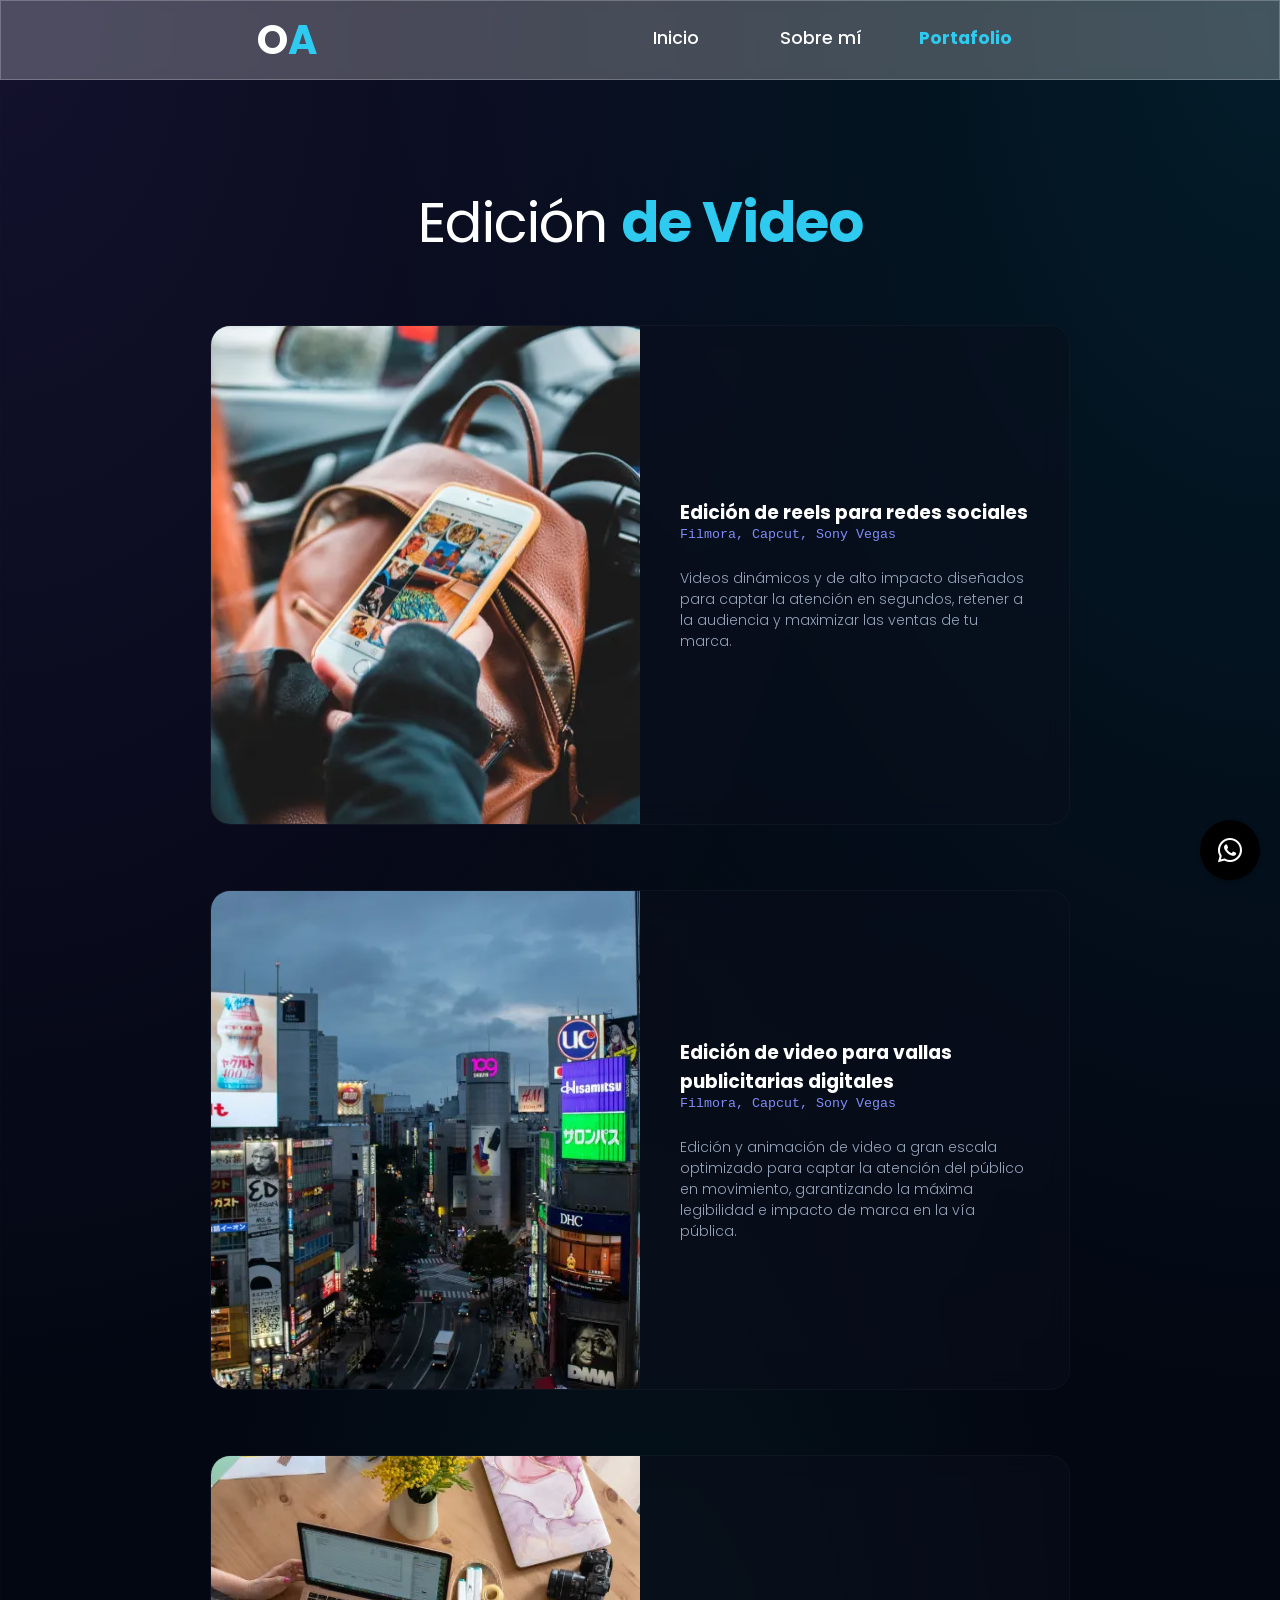
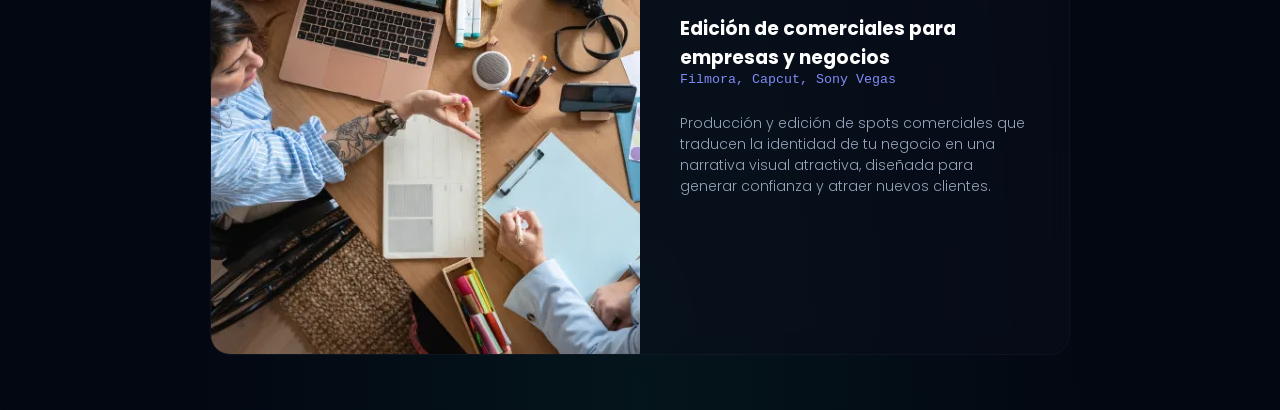
<file: proyectos/edicion_video/edicion_video.html>
<!DOCTYPE html>
<html lang="es">
<head>
    <meta charset="UTF-8">
    <meta name="viewport" content="width=device-width, initial-scale=1.0">
    <title>Osmel Alcina - Portafolio</title>
    <link rel="stylesheet" href="../../style.css">
    <link href="https://fonts.googleapis.com/css2?family=Poppins:wght@300;400;600;700&display=swap" rel="stylesheet">
    <link rel="stylesheet" href="https://cdn.jsdelivr.net/npm/bootstrap-icons@1.10.5/font/bootstrap-icons.css">
</head>

<style>
/* --- Ajustes Generales de la Caja --- */
.caja-principal {
    background: rgba(10, 15, 29, 0.5);
    backdrop-filter: blur(12px);
    -webkit-backdrop-filter: blur(12px);
    border-radius: 20px; 
    border: 1px solid rgba(255, 255, 255, 0.03);
    width: 80%;
    max-width: 900px; 
    margin: 0 auto 5px auto; 
    display: flex;
    align-items: center;
    overflow: hidden; 
    transition: all 0.3s ease;
    height: 500px; 
}

.caja-principal:hover {
    border-color: #2ECAEF;
    box-shadow: 0 0 20px rgba(6, 182, 212, 0.3);
}

.caja-principal:hover h3 {  
    color: #2ECAEF;
}

/* --- Título de la Sección --- */
.title {
    align-self: center; 
    width: 100%;
    text-align: center;
    font-size: 3.5rem; 
    font-weight: 400;
    color: #ffffff; 
    margin-top: 80px;
    letter-spacing: -1px;
}

.title .bold-text {
    font-weight: 700;
    color: #2ECAEF; 
}

/* --- Contenedor de la Imagen --- */
.imagen {
    flex-shrink: 0;
    width: 50%;
    height: 500px; 
    overflow: hidden; 
}

.imagen img {
    width: 100%;
    height: 100%;
    object-fit: cover; 
    display: block;
    object-position: center top;
}

/* --- Contenedor de Texto --- */
.texto {
    padding: 40px;
    text-align: left; 
    width: 50%;
}

/* --- Efecto de Zoom --- */
.inner-img img {
    transition: transform 0.4s ease;
}

.inner-img:hover img {
    transform: scale(1.08); 
}

/* --- Media Query para Móviles --- */
@media screen and (max-width: 1000px) {
    .caja-principal {
        flex-direction: column; 
        width: 95%; 
    }

    .imagen {
        width: 100%;
        height: 250px; 
    }

    .texto {
        width: 100%;
        padding: 25px;
        text-align: center; 
    }
    
    .title {
        font-size: 2.5rem; 
    }
}

/* Fondo oscuro del Modal */
.modal {
  display: none; 
  position: fixed; 
  z-index: 1000; 
  left: 0;
  top: 0;
  width: 100%; 
  height: 100%; 
  background-color: rgba(0, 0, 0, 0.9);
  cursor: pointer;
}

/* Botón de cerrar */
.cerrar {
  position: absolute;
  top: 15px;
  right: 35px;
  color: #f1f1f1;
  font-size: 50px;
  font-weight: bold;
  cursor: pointer;
}

/* Contenedor principal que centra absolutamente el video */
.contenedor-img {
  width: 100%;
  height: 100%;
  display: flex;
  justify-content: center;
  align-items: center; /* Centrado vertical absoluto */
  overflow: hidden;
}

/* --- Flechas de Navegación del Modal --- */
.flecha-nav {
  position: absolute;
  top: 50%;
  transform: translateY(-50%);
  background: rgba(10, 15, 29, 0.7);
  color: white;
  border: 1px solid rgba(255, 255, 255, 0.1);
  font-size: 35px;
  padding: 15px 22px;
  cursor: pointer;
  border-radius: 5px;
  z-index: 1015;
  transition: 0.3s;
}

.flecha-nav:hover {
  background: #2ECAEF;
  color: #0a0f1d;
  border-color: #2ECAEF;
  box-shadow: 0 0 15px rgba(6, 182, 212, 0.5);
}

/* Alineadas a los extremos izquierdo y derecho de la pantalla */
.flecha-izq { left: 3%; }
.flecha-der { right: 3%; }

@media screen and (max-width: 600px) {
  .flecha-nav {
    padding: 10px 15px;
    font-size: 20px;
  }
  .flecha-izq { left: 2%; }
  .flecha-der { right: 2%; }
}

#modalZoom.sin-flechas .flecha-nav {
  display: none;
}

/* Estilos para el contenedor del video embebido de Vimeo (MÁS GRANDE Y CENTRADO) */
.modal-contenido-video {
  margin: 0; /* Quitamos márgenes automáticos viejos */
  display: block;
  width: 85%; /* Incrementado el tamaño horizontal de visualización */
  max-width: 1150px; /* Aumentado el tope máximo en pantallas grandes */
  aspect-ratio: 16 / 9; 
  animation: zoom 0.4s;
}

@keyframes zoom {
  from {transform: scale(0)} 
  to {transform: scale(1)}
}

@media screen and (max-width: 768px) {
  .modal-contenido-video {
    width: 92%;
    margin-top: 40px; /* Separación mínima para que conviva con la 'X' de cierre en móviles */
  }
}
</style>

<script>
let videosGaleria = []; 
let indiceActual = 0;     

function abrirModalGaleria(arrayVideos, indiceInicial) {
  const modal = document.getElementById("modalZoom");
  modal.style.display = "block";
  
  videosGaleria = arrayVideos;
  indiceActual = indiceInicial;
  
  if (videosGaleria.length <= 1) {
    modal.classList.add("sin-flechas");
  } else {
    modal.classList.remove("sin-flechas");
  }
  
  mostrarVideo();
}

function mostrarVideo() {
  const contenedor = document.getElementById("contenedorVideo");
  const idVideo = videosGaleria[indiceActual];
  
  contenedor.innerHTML = `
    <iframe 
      src="https://player.vimeo.com/video/${idVideo}?autoplay=1&color=2ECAEF&title=0&byline=0&portrait=0" 
      width="100%" 
      height="100%" 
      frameborder="0" 
      allow="autoplay; fullscreen; picture-in-picture" 
      allowfullscreen>
    </iframe>
  `;
}

function cambiarImagen(direccion) {
  indiceActual += direccion;
  
  if (indiceActual < 0) {
    indiceActual = videosGaleria.length - 1;
  } else if (indiceActual >= videosGaleria.length) {
    indiceActual = 0;
  }
  
  mostrarVideo();
}

function cerrarModal() {
  const modal = document.getElementById("modalZoom");
  modal.style.display = "none";
  document.getElementById("contenedorVideo").innerHTML = ""; 
}
</script>

<body>

    <header class="header">
        <div class="logo">
            <span>O</span>A
        </div>
        
        <div class="menu-container">
            <input type="checkbox" id="menu-toggle" class="menu-checkbox">
            <label for="menu-toggle" class="hamburger-button">
                <span></span>
                <span></span>
                <span></span>
            </label>
            <nav class="nav">
                <a href="../../index.html" class="nav-link">Inicio</a>
                <a href="../../sobre_mi.html" class="nav-link">Sobre mí</a>
                <a href="../../proyectos.html" class="nav-link active">Portafolio</a>
            </nav>
        </div>
    </header>

<main class="hero-container">

<section id="sobre-mi" class="wrapper">

        <h2 class="title">Edición <span class="bold-text"> de Video</span></h2>

        <div class="caja-principal"> 
            <div class="imagen inner-img">
                <a href="javascript:void(0);">
                  
                    <img src="img/reels redes sociales.webp" alt="" onclick="abrirModalGaleria(['1208504231','1208510237','1208511785','1208512492','1208512778','1208513063'], 0)">              
                </a>
            </div>
          
            <div class="texto">
                <h3>Edición de reels para redes sociales </h3>
                <p class="subtitulo_p">Filmora, Capcut, Sony Vegas</p>
                <br/>
                <p class="cuadro_texto">
                  Videos dinámicos y de alto impacto diseñados para captar la atención en segundos,
                  retener a la audiencia y maximizar las ventas de tu marca.
                </p>     
            </div>
        </div>


      <div class="caja-principal"> 
            <div class="imagen inner-img">
                <a href="javascript:void(0);">
                  
                    <img src="img/vallas publicitarias digitales.webp" alt="" onclick="abrirModalGaleria(['1208516260','1208516520','1208516694','1208516821'], 0)">              
                </a>
            </div>
          
            <div class="texto">
                <h3>Edición de video para vallas publicitarias digitales</h3>
                <p class="subtitulo_p">Filmora, Capcut, Sony Vegas</p>
                <br/>
                <p class="cuadro_texto">
                  Edición y animación de video a gran escala optimizado para captar la atención del
                  público en movimiento, garantizando la máxima legibilidad e
                  impacto de marca en la vía pública.
                </p>     
            </div>
        </div>


         <div class="caja-principal"> 
            <div class="imagen inner-img">
                <a href="javascript:void(0);">
                  
                    <img src="img/comerciales.webp" alt="" onclick="abrirModalGaleria(['1208518899'], 0)">              
                </a>
            </div>
          
            <div class="texto">
                <h3>Edición de comerciales para empresas y negocios</h3>
                <p class="subtitulo_p">Filmora, Capcut, Sony Vegas</p>
                <br/>
                <p class="cuadro_texto">
                  Producción y edición de spots comerciales que traducen la identidad de tu negocio 
                  en una narrativa visual atractiva, diseñada para generar confianza y atraer nuevos clientes.
                </p>     
            </div>
        </div>





        <div id="modalZoom" class="modal">
            <span class="cerrar" onclick="cerrarModal()">&times;</span>
            <button class="flecha-nav flecha-izq" onclick="cambiarImagen(-1)">&#10094;</button>
            <button class="flecha-nav flecha-der" onclick="cambiarImagen(1)">&#10095;</button>
            <div class="contenedor-img">
                 <div id="contenedorVideo" class="modal-contenido-video"></div>
            </div>
        </div>

</section>

<a href="https://wa.me/+584128976335?text=¡Hola! Me gustaría ponerme en contacto contigo para recibir más detalles. ¡Gracias!" target=”_blank” class="whatsapp-btn">
  <i class="bi bi-whatsapp"></i>
</a>

</main>

</body>
</html>
</file>
<file: style.css>
/* Reseteo básico de estilos */
* {
    margin: 0;
    padding: 0;
    box-sizing: border-box;
}

body {
    font-family: 'Poppins', sans-serif;
    color: #ffffff;
    min-height: 100vh;
    display: flex;
    flex-direction: column;
    overflow-x: hidden;
}

body {
    
    background-color: #030712;
    background-image: radial-gradient(at 0% 0%, rgba(139, 92, 246, 0.12) 0px, transparent 50%), radial-gradient(at 100% 0%, rgba(6, 182, 212, 0.12) 0px, transparent 50%), radial-gradient(at 50% 100%, rgba(16, 185, 129, 0.08) 0px, transparent 50%), linear-gradient(rgba(255, 255, 255, 0.007) 1px, transparent 1px), linear-gradient(90deg, rgba(255, 255, 255, 0.007) 1px, transparent 1px);
    background-size: 100%;

}

@keyframes gradient {
  0% {
    background-position: 0% 50%;
  }
  50% {
    background-position: 100% 50%;
  }
  100% {
    background-position: 0% 50%;
  }
}




/* --- ENCABEZADO Y NAVEGACIÓN (CON EFECTO ANIMADO) --- */
.header {
    
    justify-content: space-between;
    align-items: center;
    padding: 10px 20%;
    width: 100%;
    height: 80px;
    display: flex;
    align-items: center;    /* Centra verticalmente */ 
  
    font-size: 1rem;
    color:white;

   background: rgba(255, 255, 255, .25);
   -webkit-backdrop-filter: blur(5px);
   backdrop-filter: blur(5px);
   border: 1.5px solid rgba(209, 213, 219, 0.3);

  /* position: relative; 
   z-index: 1000; */

   /* --- CAMBIOS AQUÍ --- */
    position: fixed;   /* <--- Hace que el menú flote y no se mueva al hacer scroll */
    top: 0;            /* <--- Lo pega firmemente al borde superior */
    left: 0;           /* <--- Asegura que empiece desde el borde izquierdo */
    z-index: 1000;    /* <--- Un número muy alto para que NADA (ni el canvas ni imágenes) se le pase por delante */

}

.logo {
    font-size: 2.5rem;
    font-weight: 700;
    color: #2ECAEF; 
}

.logo span {
    color: #ffffff; 
}

.logo:hover {
  animation: shake 0.8s cubic-bezier(.36,.07,.19,.97) both;
  
}

@keyframes shake {
  10%, 90% {
    transform: translate3d(-1px, 0, 0);
  }
  
  20%, 80% {
    transform: translate3d(2px, 0, 0);
  }

  30%, 50%, 70% {
    transform: translate3d(-4px, 0, 0);
  }

  40%, 60% {
    transform: translate3d(4px, 0, 0);
  }
}

.efecto_rebote:hover{
  animation: shake 0.8s cubic-bezier(.36,.07,.19,.97) both;
}


.nav {
    display: flex;
    gap: 20px;

}

/* Estilos base del enlace adaptados para el efecto */
.nav-link {
    color: #ffffff;
    text-decoration: none;
    font-weight: 500;
    font-size: 1.1rem;
    
    /* Ajustes necesarios para contener el SVG correctamente */
    display: inline-block;
    width: 115px;          /* Ancho fijo similar al del efecto original */
    height: 55px;          /* Altura para que el SVG se ubique abajo sin pisar el texto */
    text-align: center;
    line-height: 50px;     /* Centra verticalmente el texto dentro de la cajita */
    
    /* Transición suave para el color del texto */
    transition: color 0.45s ease, background-position-x 0.9s linear; 
}

/* Estado Hover: Aplica el fondo SVG y la animación */
.nav-link:hover {
    color: #2ECAEF; /* Cambia a negro al pasar el cursor para contrastar con tu diseño */
    background: url("[data-uri]%0D%0AIGlkPSJMYXllcl8xIiB4bWxucz0iaHR0cDovL3d3dy53My5vcmcvMjAwMC9zdmciIHhtbG5zOnhs%0D%0AaW5rPSJodHRwOi8vd3d3LnczLm9yZy8xOTk5L3hsaW5rIiB4PSIwcHgiIHk9IjBweCIKCSB3aWR0%0D%0AaD0iMzkwcHgiIGhlaWdodD0iNTBweCIgdmlld0JveD0iMCAwIDM5MCA1MCIgZW5hYmxlLWJhY2tn%0D%0Acm91bmQ9Im5ldyAwIDAgMzkwIDUwIiB4bWw6c3BhY2U9InByZXNlcnZlIj4KPHBhdGggZmlsbD0i%0D%0Abm9uZSIgc3Ryb2tlPSIjMDAwMDAwIiBzdHJva2Utd2lkdGg9IjEuNSIgc3Ryb2tlLW1pdGVybGlt%0D%0AaXQ9IjEwIiBkPSJNMCw0Ny41ODVjMCwwLDk3LjUsMCwxMzAsMAoJYzEzLjc1LDAsMjguNzQtMzgu%0D%0ANzc4LDQ2LjE2OC0xOS40MTZDMTkyLjY2OSw0Ni41LDI0My42MDMsNDcuNTg1LDI2MCw0Ny41ODVj%0D%0AMzEuODIxLDAsMTMwLDAsMTMwLDAiLz4KPC9zdmc+Cg==");
    background-repeat: no-repeat;
    background-position: bottom center; /* Asegura que la línea quede abajo del texto */
    animation: line 1s forwards;
}

/* Animación del trazado de la línea */
@keyframes line {
  0% {
    background-position-x: 390px;
  }
  100% {
    /* Mantiene la línea en su posición final al terminar la animación */
    background-position-x: center; 
  }
}

.nav-link.active {
    color:#2ECAEF; /* Color amarillo brillante (cámbialo por tu color de marca) */
    font-weight: 700; /* Un poco más gruesa la letra */
    
}


/* --- menu moviles --- */


/* ==========================================================================
   Estilos Base / Escritorio (Se mantiene tu diseño original)
   ========================================================================== */
.menu-container {
    position: relative;
    display: flex;
    align-items: center;
}

/* Ocultamos el checkbox y el botón en pantallas grandes */
.menu-checkbox {
    display: none;
}

.hamburger-button {
    display: none;
    flex-direction: column;
    justify-content: space-between;
    width: 30px;
    height: 21px;
    cursor: pointer;
    z-index: 10005;
}


/* Las tres líneas de la hamburguesa */
.hamburger-button span {
    width: 100%;
    height: 3px;
    background-color: #ffffff; /* Color blanco original de tus enlaces */
    border-radius: 3px;
    transition: all 0.3s ease;
}

.hamburger-button:hover span {
    background-color: #2ECAEF; /* Reemplaza esto por el color que desees para el hover */
}

/* Tu configuración original de navegación */
.nav {
    display: flex;
    gap: 30px; 
}

.nav-link {
    color: #ffffff;
    text-decoration: none;
    font-weight: 500;
    font-size: 1.1rem;
    transition: opacity 0.3s ease;
    
}

.nav-link:hover {

    color: #2ECAEF; /* Texto en celeste brillante */
    background: url("[data-uri]");
    background-repeat: no-repeat;
    background-position: bottom center; 
    animation: line 1s forwards;
    opacity: 1;
}

/* ==========================================================================
   Responsive: Activación del Menú Hamburguesa en Móviles (Menos de 768px)
   ========================================================================== */
@media screen and (max-width: 768px) {


    /* Mostramos el botón hamburguesa */
    .hamburger-button {
        display: flex;
    }

    /* Convertimos el menú en una cortina desplegable de pantalla completa */
    .nav {
        position: fixed;
        top: 0;
        right: -100%; /* Oculto completamente a la derecha */
        width: 100%;
        height: 100vh;
       
     background-color: rgba(0, 0, 0, 0.918);
     -webkit-backdrop-filter: blur(5px);
     backdrop-filter: blur(5px);
     border: 1.5px solid rgba(209, 213, 219, 0.3);




        flex-direction: column;
        justify-content: center;
        align-items: center;
        gap: 40px; /* Más espacio entre opciones en móvil */
        transition: right 0.4s ease;
        z-index: 9999;
    }

    .nav-link {
        font-size: 1.5rem; /* Enlaces más grandes para pantallas táctiles */
    }

    /* TRUCO CSS: Cuando el checkbox esté marcado (~ selecciona al hermano .nav) */
    .menu-checkbox:checked ~ .nav {
        right: 0; /* Desplaza el menú hacia adentro de la pantalla */
    }

    /* ANIMACIÓN DE LA HAMBURGUESA (Se transforma en una "X" al abrirse) */
    .menu-checkbox:checked ~ .hamburger-button span:nth-child(1) {
        transform: translateY(9px) rotate(45deg);
    }

    .menu-checkbox:checked ~ .hamburger-button span:nth-child(2) {
        opacity: 0; /* Oculta la línea del medio */
    }

    .menu-checkbox:checked ~ .hamburger-button span:nth-child(3) {
        transform: translateY(-9px) rotate(-45deg);
    }
}






/* --- SECCIÓN HERO (CONTENIDO PRINCIPAL) --- */
.hero-container {
    display: flex;
    align-items: center;
    justify-content: space-between;
    padding: 0 8% 50px 8%;
    flex: 1; /* Ocupa el espacio restante de la pantalla */
    gap: 40px;
    margin: 0 auto;

    /* --- AÑADE ESTO --- */
    margin-top: 100px; /* <--- Empuja el contenido hacia abajo para que el menú fijo no lo tape */
}

/* Bloque de texto izquierdo */
.hero-content {
    max-width: 550px;
}

.hero-title { /* Osmel */
    font-family: Outfit, sans-serif;
    font-weight: 800;
    font-size: 3.5rem;
    margin-bottom: 5px;
    line-height: 1.1;
    text-align: center;
    color: #2ECAEF;
}

.hero-title .bold-text {
    font-weight: 700; /* "Alcina" es en negrita */
    color:#ffffff;
}


.hero-subtitle {
    font-size: clamp(1.1rem, 4vw, 2rem); /* Escalado dinámico según la pantalla */
    color: #2ECAEF;
    font-weight: 400;
    margin-bottom: 25px;
    text-align: center;
    --tw-text-opacity: 1;
    background-color: rgba(46, 200, 239, 0.13);
    border-radius: 9999px;
    border: solid 1px #2ECAEF;
    
    /* Ajustes clave para pantallas pequeñas */
    padding: 8px 20px;          /* Añade espacio interno para que el texto no toque el borde */
    max-width: 100%;            /* Evita que el contenedor exceda la pantalla */
    box-sizing: border-box;     /* Asegura que el padding se calcule dentro del tamaño del contenedor */
    overflow-wrap: break-word; /* Rompe palabras demasiado largas si es estrictamente necesario */
}

.hero-description {

    font-size: 1.25rem;
    line-height: 1.75rem;
    --tw-text-opacity: 1;
    color: rgb(148 163 184 / var(--tw-text-opacity, 1));
    font-weight: 300;
    max-width: 42rem;
    margin-top: 1.5rem;
    margin-left: auto;
    margin-right: auto;
    font-family: Inter, sans-serif;
    text-align: center; /* En tu diseño, este párrafo está centrado */
}

/* Botón de descarga */
.btn-download {

    --tw-bg-opacity: 1;
    background-color: rgb(34 211 238 / var(--tw-bg-opacity, 1));
    box-shadow: 0 0 20px rgba(6, 182, 212, 0.3);
    transition: all 0.3s ease;



    display: inline-block;
    color: #000000;
    text-decoration: none;
    padding: 15px 45px;
    border-radius: 50px; /* Bordes completamente redondeados */
    font-weight: 600;
    font-size: 1.1rem;
    transition: transform 0.2s ease, background-color 0.2s ease;
    display: block;
    margin: 0 auto;
    margin-top: 50px;
    width: max-content; /* Se ajusta al tamaño del texto */
}

.btn-download:hover {
    background-color: rgb(165 243 252 / var(--tw-text-opacity, 1));
    transform: scale(1.05);
    --tw-text-opacity: 1;
}

/* Bloque de imagen derecho------------------------------------------------------------------------------------- */

/* --- CONTENEDOR DE LA IMAGEN CON EFECTO DE CUADRANTES --- */

.hero-image-container {
    display: flex;
    justify-content: center;
    align-items: center;
    flex: 1;
}

.image-circle {
    position: relative; /* Necesario para posicionar los cuadrantes de forma absoluta */
    width: 512px;
    height: 512px;
    border-radius: 50%;
    border: 6px solid #ffffff; /* Borde blanco grueso original */
    overflow: hidden; /* Mantiene el recorte circular perfecto incluso cuando se expanden */

}

canvas {display:block;}

/* Estilos base para cada uno de los 4 cuadrantes */
.quadrant {
    position: absolute;
    width: 50%;
    height: 50%;
    /* Hace que la imagen de fondo de cada cuadrante mida el total de la esfera (500px) */
    background-size: 500px 500px; 
    background-repeat: no-repeat;
    transition: transform 0.35s ease-out; /* Transición suave al separar y regresar */
}

/* Posicionamiento y encuadre de la imagen en cada esquina */
.quadrant-1 {
    top: 0;
    left: 0;
    background-position: top left;
}

.quadrant-2 {
    top: 0;
    right: 0;
    background-position: top right;
}

.quadrant-3 {
    bottom: 0;
    left: 0;
    background-position: bottom left;
}

.quadrant-4 {
    bottom: 0;
    right: 0;
    background-position: bottom right;
}


/* --- EFECTO HOVER: Expansión controlada hacia las esquinas --- */
/* Nota: He usado un desplazamiento sutil (-12px / 12px) para que se note la división 
   pero no rompa radicalmente las facciones del rostro al pasar el cursor */

.image-circle:hover .quadrant-1 {
    transform: translate(-12px, -12px);
}

.image-circle:hover .quadrant-2 {
    transform: translate(12px, -12px);
}

.image-circle:hover .quadrant-3 {
    transform: translate(-12px, 12px);
}

.image-circle:hover .quadrant-4 {
    transform: translate(12px, 12px);
}


/* ==========================================================================
   RESPONSIVE DESIGN (Celulares y Tablets)
   ========================================================================== */

/* --- TABLETS (Pantallas menores a 992px) --- */
@media (max-width: 992px) {
    .hero-container {
        flex-direction: column-reverse; /* Imagen arriba, texto abajo */
        text-align: center;
        padding-top: 20px;
    }

    /* Reducimos el círculo a 380px */
    .image-circle {
        width: 392px;
        height: 392px;
    }

    /* ¡IMPORTANTE! Reajustamos el tamaño del fondo para que encaje en 380px */
    .quadrant {
        background-size: 380px 380px; 
    }

    /* Suavizamos el desplazamiento en tablets para que no se salga de los bordes */
    .image-circle:hover .quadrant-1 { transform: translate(-10px, -10px); }
    .image-circle:hover .quadrant-2 { transform: translate(10px, -10px); }
    .image-circle:hover .quadrant-3 { transform: translate(-10px, 10px); }
    .image-circle:hover .quadrant-4 { transform: translate(10px, 10px); }
}

/* --- CELULARES (Pantallas menores a 576px) --- */
@media (max-width: 576px) {
    /* Reducimos el círculo a un tamaño idóneo para móviles (280px) */
    .image-circle {
        width: 289px;
        height: 289px;
        border-width: 4px; /* Un borde un poco más delgado acorde al tamaño */
    }

    /* Reajustamos el tamaño del fondo al nuevo tamaño de 280px */
    .quadrant {
        background-size: 280px 280px; 
    }

    /* En celulares el hover táctil puede ser tosco; reducimos el efecto al mínimo */
    .image-circle:hover .quadrant-1 { transform: translate(-6px, -6px); }
    .image-circle:hover .quadrant-2 { transform: translate(6px, -6px); }
    .image-circle:hover .quadrant-3 { transform: translate(-6px, 6px); }
    .image-circle:hover .quadrant-4 { transform: translate(6px, 6px); }
    
    .hero-title {
        font-size: 2.5rem;
    }
    
    .hero-subtitle {
        font-size: 1.4rem;
    }
}




/* --- SECCIÓN SOBRE MÍ --- */
.about-section {
    color: #ffffff;
    padding: 80px 8%;
    display: flex;
    justify-content: center;
    align-items: center;
    width: 100%;

}

.about-container {
    max-width: 1000px; /* Limita el ancho para que la lectura sea cómoda */
    text-align: center; /* Centra todos los textos como en la imagen */

    background: rgba(10, 15, 29, 0.5);
    backdrop-filter: blur(12px);
    -webkit-backdrop-filter: blur(12px);
    border: 1px solid rgba(255, 255, 255, 0.03);
    padding: 5% 5% 5% 5%;
}

.about-title {
    font-size: 4.5rem; /* Tamaño grande para el título "Sobre mí" */
    font-weight: 400;
    color: #ffffff; /* "Sobre" en blanco */
    margin-bottom: 40px;
    letter-spacing: -1px;
}

.about-title .bold-text {
    font-weight: 700;
    color: #2ECAEF; /* "mí" en negro */
}

/* Contenedor de párrafos */
.about-text-content {
    display: flex;
    flex-direction: column;
    gap: 30px; /* Espaciado uniforme entre cada párrafo */
}

.about-text-content p {
    font-size: 1.15rem;
    line-height: 1.6;
    font-weight: 400;
    max-width: 900px;
    margin: 0 auto;
}

/* Resaltado para la pregunta "¿Qué hago y cómo lo hago?" */
.about-highlight {
    font-weight: 500;
    margin-top: 15px;
}

/* Negritas dentro de los pilares */
.about-text-content strong {
    font-weight: 600;
    color: #ffffff; /* Mantienen el color blanco pero con mayor grosor */
}

/* Párrafo final de cierre */
.about-footer-text {
    margin-top: 15px;
    font-weight: 400;
}

/* --- RESPONSIVE DESIGN (Ajustes para móviles) --- */
@media (max-width: 768px) {
    .about-section {
        padding: 50px 5%;
    }
    
    .about-title {
        font-size: 3rem;
        margin-bottom: 25px;
    }
    
    .about-text-content p {
        font-size: 1rem;
        line-height: 1.5;
    }
}


/* --- GALERIA PROYECTOS --- */


.wrapper {
  display: flex;
  justify-content: center;
  align-items: center;
  width: 100%;
  flex-wrap: wrap;
  gap: 60px;

}

.media {
  max-width: 400px;
  max-height: 400px;
  overflow: hidden;
  position: relative;
  display: flex;
  justify-content: center;
  align-items: center;
  border-radius: 20px 20px 0px 0px;
}



.box_proyec{
    background: rgba(10, 15, 29, 0.5);
    backdrop-filter: blur(12px);
    -webkit-backdrop-filter: blur(12px);
    border-radius: 20px 20px 20px 20px;
    border: 1px solid rgba(255, 255, 255, 0.03);

}

.box_proyec:hover{

    box-sizing: border-box;
    border-width: 1px;
    border-style: solid;
    border-color: #2ECAEF;
    box-shadow: 0 0 20px rgba(6, 182, 212, 0.3);
}

.box_proyec:hover h3{  
    color: #2ECAEF;
}


.box_inf{
    padding: 5% 5% 5% 5%;
    text-align: center;
    width: 400px;
}

.cuadro_texto{
font-weight: 300;
font-size: 0.875rem;
--tw-text-opacity: 1;
color: rgb(148 163 184 / var(--tw-text-opacity, 1));
}

.media img {
  max-width: 100%;
  height: auto;
  display: block;
  transition: filter 0.4s ease; /* Transición suave para el desenfoque */
}

.layer {
  opacity: 0;
  position: absolute;
  top: 0;
  left: 0;
  display: flex;
  justify-content: center;
  align-items: center;
  width: 100%;
  height: 100%;
  color: #ffffff;
  font-size: 20pt;
  border-radius: 20px 20px 0px 0px;
  z-index: 2; /* <--- Esto garantiza que el texto flote por encima de la imagen */
  transition: opacity 0.5s ease; 
}


.media:hover .layer {
  opacity: 1;
}

.media:hover img {
  filter: blur(5px) brightness(50%);
}

.enlace{
color: #ffffff;
text-decoration: none;
}


.hover-underline {
  color: #ffffff;
  position: relative;
  display: inline-block;
}

.hover-underline::after,
.hover-underline::before {
  content: '';
  position: absolute;
  width: 100%;
  height: 2px;
  background: linear-gradient(to right, #ffffff, #2ECAEF);
  bottom: -5px;
  left: 0;
  transform: scaleX(0);
  transform-origin: right;
  transition: transform 0.4s ease-out;
}

.subtitulo_p{

    --tw-text-opacity: 1;
    color: rgb(129 140 248 / var(--tw-text-opacity, 1));
    font-weight: 500;
    font-size: 10pt;
    line-height: 1rem;
    font-family: JetBrains Mono, monospace;
}

.hover-underline::before {
  top: -5px;
  transform-origin: left;
}

.hover-underline:hover::after,
.hover-underline:hover::before {
  transform: scaleX(1);
}


/* --- GALERIA --- */

.galeria-img{
    max-width: 1200px;
    margin: 0 auto;
    display: grid;
    grid-template-columns: repeat(3, 1fr);
    grid-template-rows: 250px;
    grid-gap: 20px;
    padding: 10px 0;
}

.box img{
    width: 100%;
    height: 100%;
    object-fit: cover;
    border-radius: 20px;
    box-shadow: 0 4px 8px 0 rgba(0, 0, 0, 0.2), 0 6px 20px 0 rgba(0, 0, 0, 0.19);
}

.box:nth-child(1){
    grid-column-start: span 2;
}

.box:nth-child(4){
    grid-column-start: span 2;
}

.box:hover{
    transform: scale(1.2); 
    transition: transform 0.3s ease;
}

@media(max-width:991px){
    .galeria-img{
        padding: 30px;
        grid-template-columns: repeat(1,1fr);
    }

    .box:nth-child(1){
    grid-column-start: span 1;
}
    
    .box:nth-child(4){
    grid-column-start: span 1;
}


}



/*Estilos generales del boton whatsapp*/
.whatsapp-btn {
  position: fixed;
  bottom: 20px;
  right: 20px;
  z-index: 9999;
  width: 60px;
  height: 60px;
  border-radius: 50%;
  background-color: #000000;
  display: flex;
  align-items: center;
  justify-content: center;
  box-shadow: 0 2px 5px rgba(0, 0, 0, 0.3);
  animation: breathe 2s ease-in-out infinite;
}

/*Estilos solo al icono whatsapp*/
.whatsapp-btn i {
  color: #fff;
  font-size: 24px;
  animation: beat 2s ease-in-out infinite;
  text-decoration: none;
}

/*Estilos con animation contorno respirando*/
@keyframes breathe {
  0% {
    box-shadow: 0 0 0 0 rgba(3, 3, 3, 0.5);
  }
  70% {
    box-shadow: 0 0 0 15px rgba(37, 211, 102, 0);
  }
  100% {
    box-shadow: 0 0 0 0 rgba(0, 0, 0, 0);
  }
}

/*Estilos de animacion del icono latiendo*/
@keyframes beat {
  0% {
    transform: scale(1);
  }
  50% {
    transform: scale(1.2);
  }
  100% {
    transform: scale(1);
  }
}
</file>
